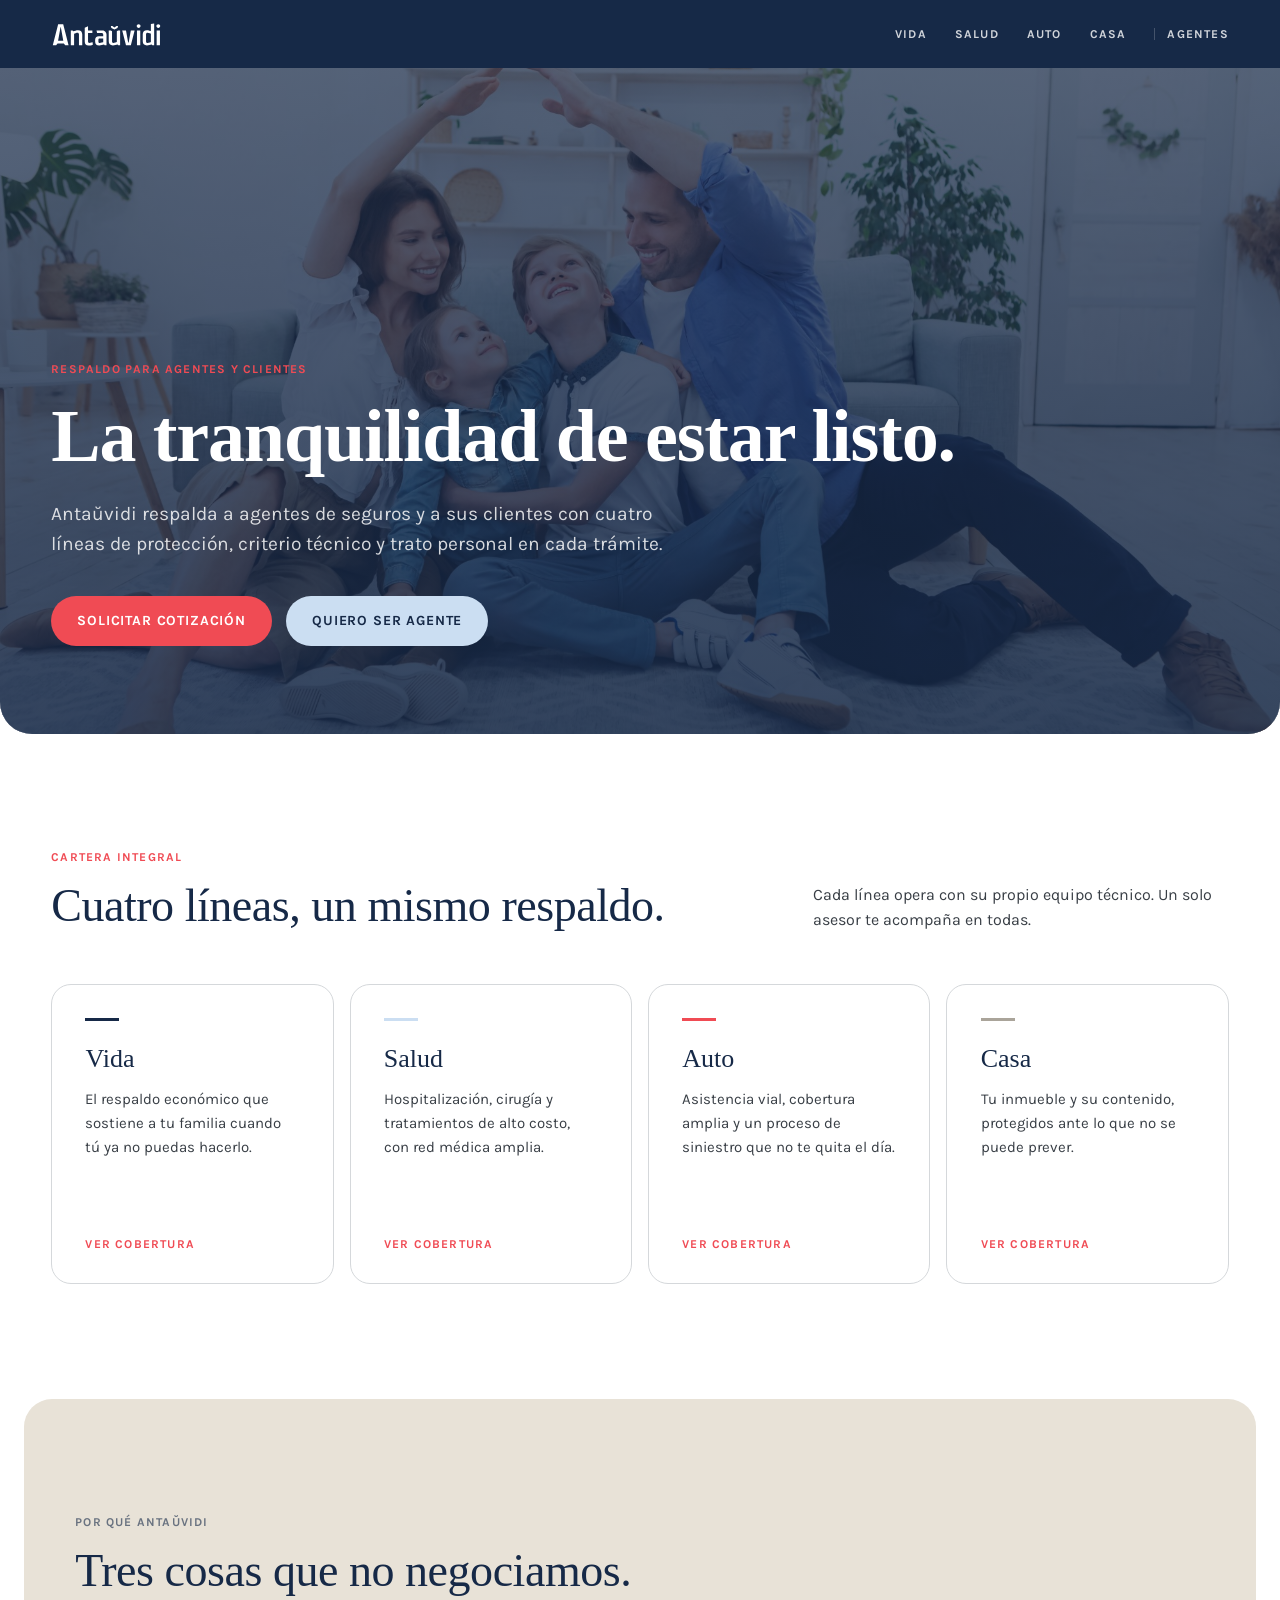
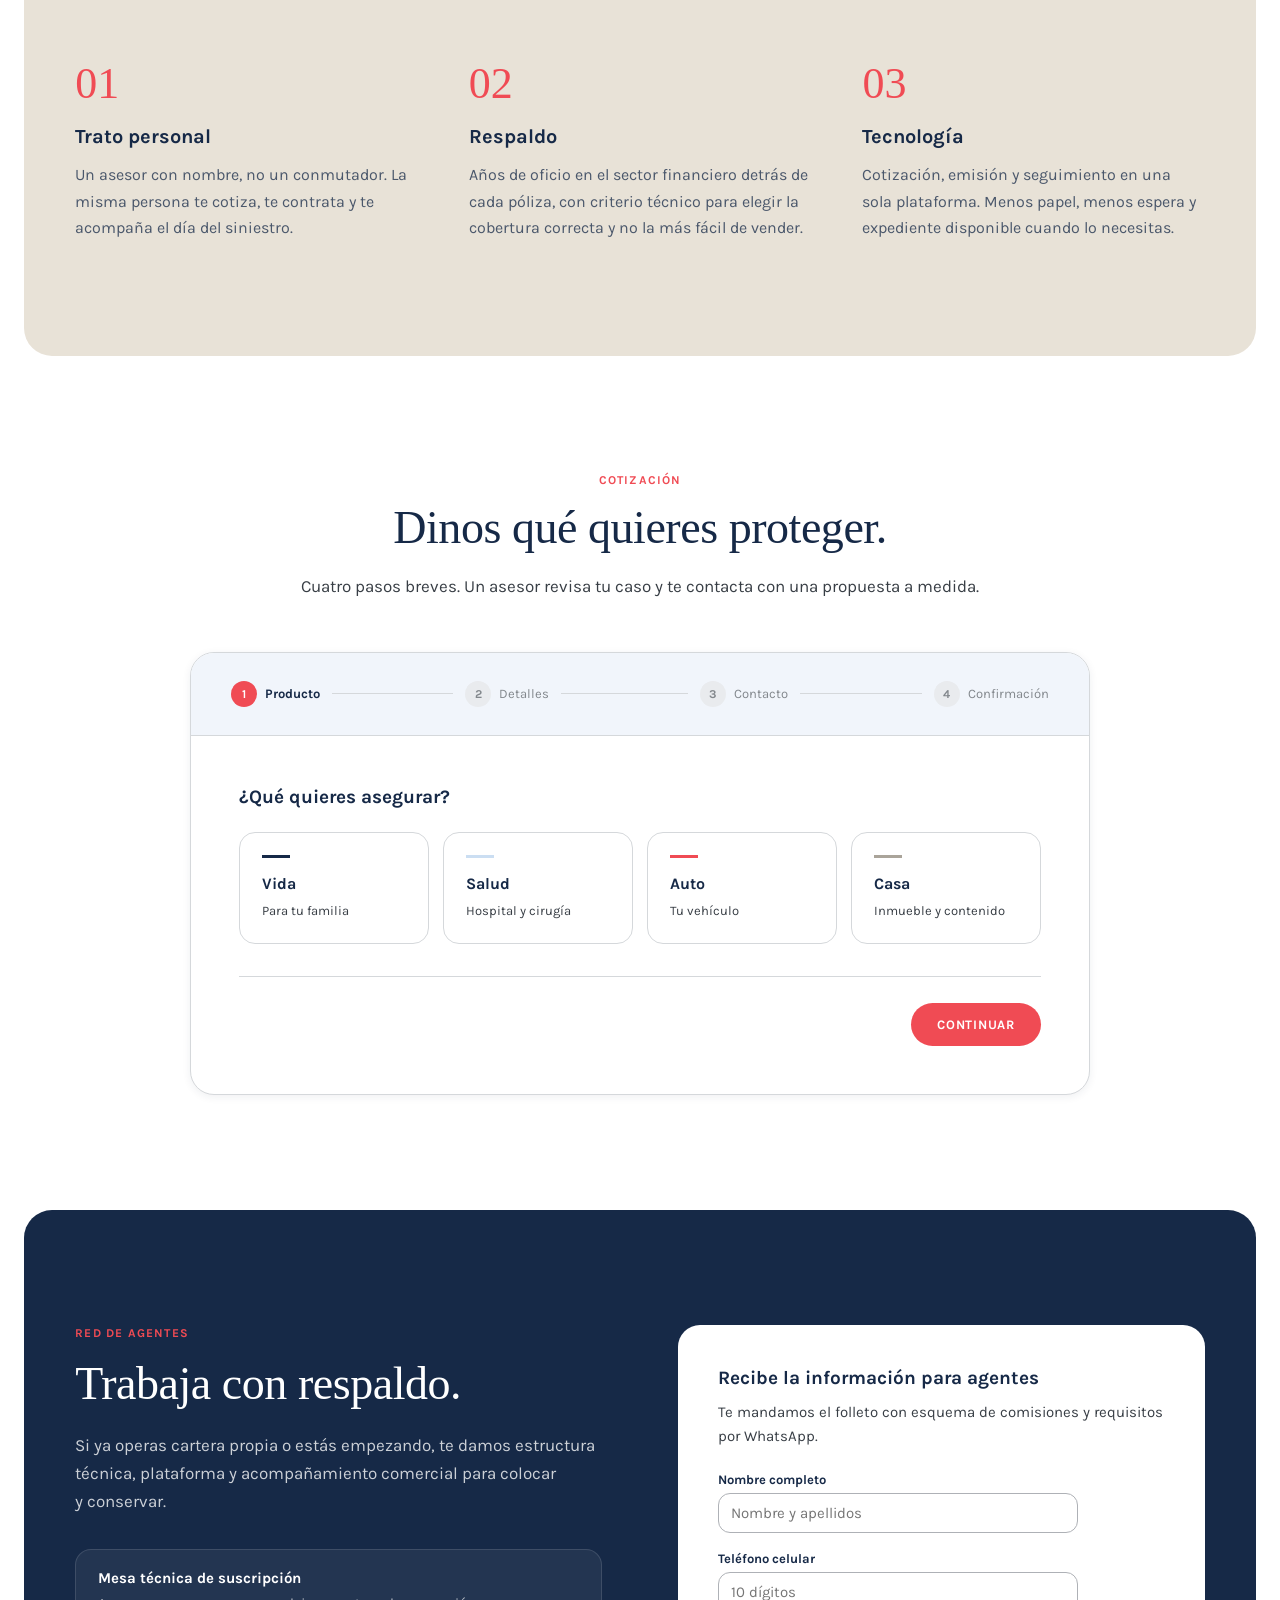
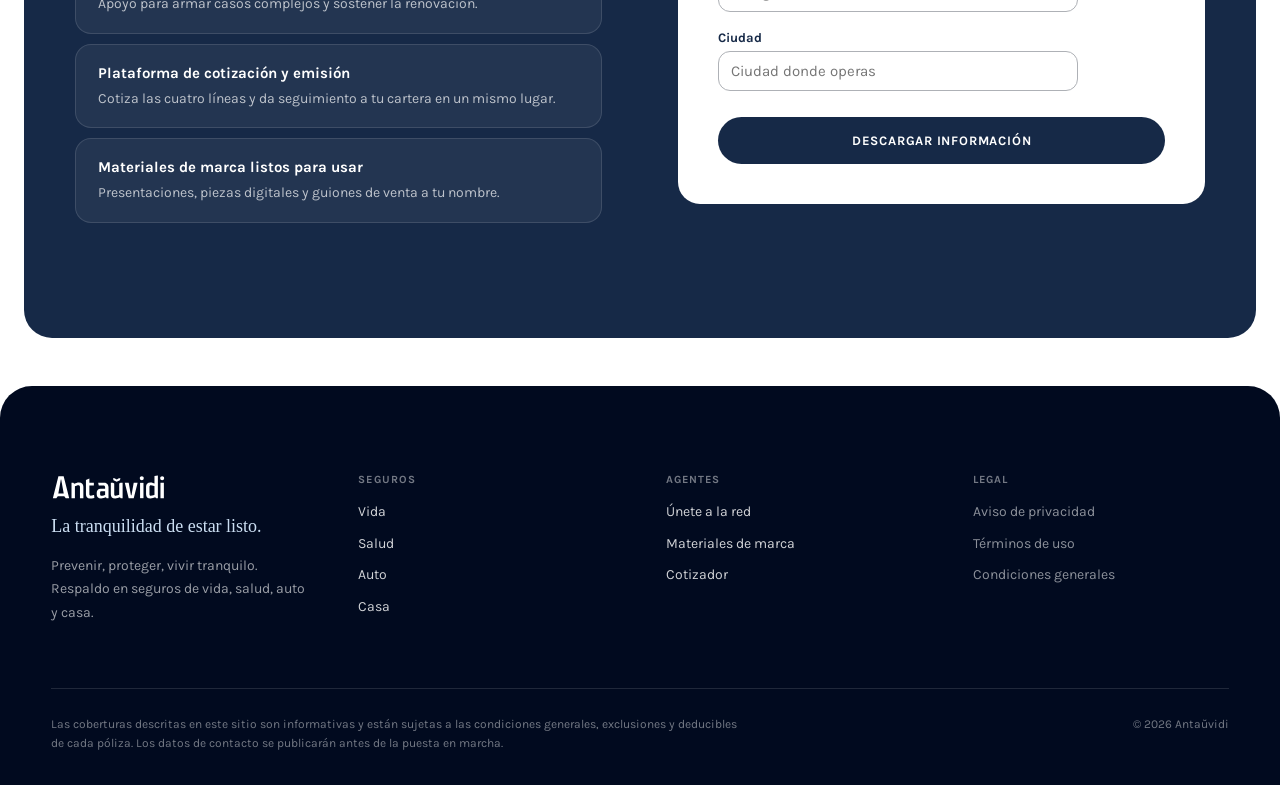
<file: index.html>
<!DOCTYPE html>
<html lang="es-MX">
<head>
<meta charset="utf-8">
<meta name="viewport" content="width=device-width, initial-scale=1">
<title>Antaŭvidi — La tranquilidad de estar listo.</title>
<meta name="description" content="Antaŭvidi respalda a agentes de seguros y a sus clientes con cuatro líneas de protección: vida, salud, auto y casa. Criterio técnico y trato personal en cada trámite.">
<meta name="theme-color" content="#162947">
<link rel="icon" href="assets/logomark-rojo.svg" type="image/svg+xml">
<!-- iOS ignores SVG favicons, so the home-screen icon needs a raster square. -->
<link rel="apple-touch-icon" href="assets/apple-touch-icon.png">

<meta property="og:type" content="website">
<meta property="og:locale" content="es_MX">
<meta property="og:site_name" content="Antaŭvidi">
<meta property="og:title" content="Antaŭvidi — La tranquilidad de estar listo.">
<meta property="og:description" content="Respaldo en seguros de vida, salud, auto y casa. Prevenir, proteger, vivir tranquilo.">
<!-- The brand's own cover artwork from the social kit — logotype, claim and
     URL chip already composed, so shares carry the identity as designed. -->
<meta property="og:image" content="assets/og-cover.jpg">
<meta property="og:image:width" content="2000">
<meta property="og:image:height" content="761">
<meta property="og:image:alt" content="Antaŭvidi — El aliado perfecto que hace simple el mundo de los seguros.">
<meta name="twitter:card" content="summary_large_image">
<meta name="twitter:title" content="Antaŭvidi — La tranquilidad de estar listo.">
<meta name="twitter:description" content="Respaldo en seguros de vida, salud, auto y casa. Prevenir, proteger, vivir tranquilo.">
<meta name="twitter:image" content="assets/og-cover.jpg">

<!-- Design-system tokens. Byte-identical copies of `_ds/…/tokens/*.css`, served
     from `styles/tokens/` so the page never depends on an underscore-prefixed
     path at runtime — those get dropped by Jekyll on GitHub Pages and by other
     static hosts. Re-sync with `./sync-tokens.sh`.
     `tokens/fonts.css` is replaced by `styles/fonts.css` — see the note there. -->
<link rel="stylesheet" href="styles/fonts.css">
<link rel="stylesheet" href="styles/tokens/colors.css">
<link rel="stylesheet" href="styles/tokens/typography.css">
<link rel="stylesheet" href="styles/tokens/spacing.css">
<link rel="stylesheet" href="styles/tokens/effects.css">
<link rel="stylesheet" href="styles/tokens/dataviz.css">
<link rel="stylesheet" href="styles/tokens/base.css">

<link rel="stylesheet" href="styles/components.css">
<link rel="stylesheet" href="styles/site.css">
</head>
<body>

<a class="skip-link" href="#contenido">Ir al contenido</a>

<header class="site-header">
  <div class="site-header__inner">
    <a href="#" aria-label="Antaŭvidi — inicio">
      <img class="site-header__logo" src="assets/logo-blanco.svg" alt="Antaŭvidi" width="111" height="25">
    </a>
    <nav class="site-nav" aria-label="Principal">
      <a href="#vida">Vida</a>
      <a href="#salud">Salud</a>
      <a href="#auto">Auto</a>
      <a href="#casa">Casa</a>
      <a class="site-nav__divider" href="#agentes">Agentes</a>
    </nav>
    <button class="site-header__burger" type="button" id="burger" aria-label="Menú" aria-expanded="false" aria-controls="mobile-menu">
      <span></span><span></span><span></span>
    </button>
  </div>
</header>

<div class="mobile-menu u-hidden" id="mobile-menu">
  <a href="#vida">Vida</a>
  <a href="#salud">Salud</a>
  <a href="#auto">Auto</a>
  <a href="#casa">Casa</a>
  <a href="#agentes">Agentes</a>
  <a class="btn btn--coral" href="#cotizador">Solicitar cotización</a>
</div>

<main id="contenido">

<!-- ==================================================================== HOME -->
<div id="page-home">

  <section class="hero">
    <img class="hero__photo" id="hero-photo" src="assets/foto-2.jpeg" alt="">
    <div class="hero__wash"></div>
    <div class="hero__inner">
      <p class="eyebrow hero__eyebrow">Respaldo para agentes y clientes</p>
      <h1 class="hero__title">La tranquilidad de estar listo.</h1>
      <p class="hero__lede">Antaŭvidi respalda a agentes de seguros y a sus clientes con cuatro líneas de protección, criterio técnico y trato personal en cada trámite.</p>
      <div class="hero__actions">
        <a class="btn btn--coral" href="#cotizador">Solicitar cotización</a>
        <a class="btn btn--sky" href="#agentes">Quiero ser agente</a>
      </div>
    </div>
  </section>

  <section class="section" data-rv aria-labelledby="cartera-title">
    <div class="section-head">
      <div>
        <p class="eyebrow">Cartera integral</p>
        <h2 class="section-title" id="cartera-title">Cuatro líneas, un mismo respaldo.</h2>
      </div>
      <p class="section-head__aside">Cada línea opera con su propio equipo técnico. Un solo asesor te acompaña en todas.</p>
    </div>
    <div class="line-grid">
      <a class="line-card" href="#vida" style="--line-color:var(--azul-marino)">
        <span class="line-card__rule" aria-hidden="true"></span>
        <h3 class="line-card__title">Vida</h3>
        <p class="line-card__text">El respaldo económico que sostiene a tu familia cuando tú ya no puedas hacerlo.</p>
        <span class="line-card__cta">Ver cobertura</span>
      </a>
      <a class="line-card" href="#salud" style="--line-color:var(--azul-cielo)">
        <span class="line-card__rule" aria-hidden="true"></span>
        <h3 class="line-card__title">Salud</h3>
        <p class="line-card__text">Hospitalización, cirugía y tratamientos de alto costo, con red médica amplia.</p>
        <span class="line-card__cta">Ver cobertura</span>
      </a>
      <a class="line-card" href="#auto" style="--line-color:var(--coral)">
        <span class="line-card__rule" aria-hidden="true"></span>
        <h3 class="line-card__title">Auto</h3>
        <p class="line-card__text">Asistencia vial, cobertura amplia y un proceso de siniestro que no te quita el día.</p>
        <span class="line-card__cta">Ver cobertura</span>
      </a>
      <a class="line-card" href="#casa" style="--line-color:var(--arena-500)">
        <span class="line-card__rule" aria-hidden="true"></span>
        <h3 class="line-card__title">Casa</h3>
        <p class="line-card__text">Tu inmueble y su contenido, protegidos ante lo que no se puede prever.</p>
        <span class="line-card__cta">Ver cobertura</span>
      </a>
    </div>
  </section>

  <section class="band band--arena" data-rv aria-labelledby="pilares-title">
    <div class="shell">
      <p class="eyebrow eyebrow--onArena">Por qué Antaŭvidi</p>
      <h2 class="section-title band__title" id="pilares-title">Tres cosas que no negociamos.</h2>
      <div class="pillars">
        <div class="pillar">
          <div class="pillar__num" aria-hidden="true">01</div>
          <h3 class="pillar__title">Trato personal</h3>
          <p class="pillar__text">Un asesor con nombre, no un conmutador. La misma persona te cotiza, te contrata y te acompaña el día del siniestro.</p>
        </div>
        <div class="pillar">
          <div class="pillar__num" aria-hidden="true">02</div>
          <h3 class="pillar__title">Respaldo</h3>
          <p class="pillar__text">Años de oficio en el sector financiero detrás de cada póliza, con criterio técnico para elegir la cobertura correcta y no la más fácil de vender.</p>
        </div>
        <div class="pillar">
          <div class="pillar__num" aria-hidden="true">03</div>
          <h3 class="pillar__title">Tecnología</h3>
          <p class="pillar__text">Cotización, emisión y seguimiento en una sola plataforma. Menos papel, menos espera y expediente disponible cuando lo necesitas.</p>
        </div>
      </div>
    </div>
  </section>

  <!-- ---- Cotizador ---------------------------------------------------- -->
  <section class="section section--quote" id="cotizador" data-rv aria-labelledby="cotizador-title">
    <div class="quote__intro">
      <p class="eyebrow">Cotización</p>
      <h2 class="section-title" id="cotizador-title">Dinos qué quieres proteger.</h2>
      <p>Cuatro pasos breves. Un asesor revisa tu caso y te contacta con una propuesta a medida.</p>
    </div>

    <div class="quote__card">

      <!-- quoteMode: completo -->
      <div id="quote-completo">
        <div class="quote__steps">
          <ol class="ds-stepper" id="stepper">
            <li class="is-current" aria-current="step">
              <button class="ds-stepper__item" type="button" data-step="0" tabindex="-1">
                <span class="ds-stepper__dot" aria-hidden="true"><span class="ds-stepper__dot-num" data-num="1"></span></span>
                <span class="ds-stepper__label">Producto</span>
              </button>
              <span class="ds-stepper__bar" aria-hidden="true"></span>
            </li>
            <li>
              <button class="ds-stepper__item" type="button" data-step="1" tabindex="-1">
                <span class="ds-stepper__dot" aria-hidden="true"><span class="ds-stepper__dot-num" data-num="2"></span></span>
                <span class="ds-stepper__label">Detalles</span>
              </button>
              <span class="ds-stepper__bar" aria-hidden="true"></span>
            </li>
            <li>
              <button class="ds-stepper__item" type="button" data-step="2" tabindex="-1">
                <span class="ds-stepper__dot" aria-hidden="true"><span class="ds-stepper__dot-num" data-num="3"></span></span>
                <span class="ds-stepper__label">Contacto</span>
              </button>
              <span class="ds-stepper__bar" aria-hidden="true"></span>
            </li>
            <li>
              <button class="ds-stepper__item" type="button" data-step="3" tabindex="-1">
                <span class="ds-stepper__dot" aria-hidden="true"><span class="ds-stepper__dot-num" data-num="4"></span></span>
                <span class="ds-stepper__label">Confirmación</span>
              </button>
            </li>
          </ol>
        </div>

        <form class="quote__body" id="quote-form" novalidate>

          <!-- Step 0 — producto -->
          <div class="quote__step" data-step="0">
            <h3 class="quote__legend">¿Qué quieres asegurar?</h3>
            <div class="pick-grid">
              <button class="pick" type="button" data-line="vida" aria-pressed="false" style="--line-color:var(--azul-marino)">
                <span class="pick__rule" aria-hidden="true"></span>
                <span class="pick__name">Vida</span>
                <span class="pick__hint">Para tu familia</span>
                <span class="pick__flag">Seleccionado</span>
              </button>
              <button class="pick" type="button" data-line="gmm" aria-pressed="false" style="--line-color:var(--azul-cielo)">
                <span class="pick__rule" aria-hidden="true"></span>
                <span class="pick__name">Salud</span>
                <span class="pick__hint">Hospital y cirugía</span>
                <span class="pick__flag">Seleccionado</span>
              </button>
              <button class="pick" type="button" data-line="auto" aria-pressed="false" style="--line-color:var(--coral)">
                <span class="pick__rule" aria-hidden="true"></span>
                <span class="pick__name">Auto</span>
                <span class="pick__hint">Tu vehículo</span>
                <span class="pick__flag">Seleccionado</span>
              </button>
              <button class="pick" type="button" data-line="casa" aria-pressed="false" style="--line-color:var(--arena-500)">
                <span class="pick__rule" aria-hidden="true"></span>
                <span class="pick__name">Casa</span>
                <span class="pick__hint">Inmueble y contenido</span>
                <span class="pick__flag">Seleccionado</span>
              </button>
            </div>
            <p class="form-error" id="err-line" role="alert"></p>
          </div>

          <!-- Step 1 — detalles -->
          <div class="quote__step u-hidden" data-step="1">
            <p class="quote__selname" data-bind="selName"></p>
            <h3 class="quote__legend">Cuéntanos lo básico.</h3>
            <div class="field-grid">
              <label class="ds-field" data-field="f1">
                <span class="ds-field__label" data-bind="qLabel1"></span>
                <input class="ds-input" type="text" name="f1" autocomplete="off">
                <span class="ds-field__msg"></span>
              </label>
              <label class="ds-field" data-field="f2">
                <span class="ds-field__label" data-bind="qLabel2"></span>
                <input class="ds-input" type="text" name="f2" autocomplete="off">
                <span class="ds-field__msg"></span>
              </label>
              <label class="ds-field">
                <span class="ds-field__label">Estado</span>
                <span class="ds-select">
                  <select name="f3" data-options="estados"></select>
                </span>
              </label>
            </div>
            <p class="form-error" data-error="f3" role="alert"></p>
          </div>

          <!-- Step 2 — contacto -->
          <div class="quote__step u-hidden" data-step="2">
            <p class="quote__selname" data-bind="selName"></p>
            <h3 class="quote__legend">¿Cómo te contactamos?</h3>
            <div class="field-grid">
              <label class="ds-field" data-field="nombre">
                <span class="ds-field__label">Nombre completo</span>
                <input class="ds-input" type="text" name="nombre" placeholder="Nombre y apellidos" autocomplete="name">
                <span class="ds-field__msg"></span>
              </label>
              <label class="ds-field" data-field="correo">
                <span class="ds-field__label">Correo electrónico</span>
                <input class="ds-input" type="email" name="correo" placeholder="nombre@correo.com" autocomplete="email">
                <span class="ds-field__msg"></span>
              </label>
              <label class="ds-field" data-field="tel">
                <span class="ds-field__label">Teléfono</span>
                <input class="ds-input" type="tel" name="tel" placeholder="10 dígitos" autocomplete="tel">
                <span class="ds-field__msg"></span>
              </label>
            </div>
            <div class="quote__consent">
              <label class="ds-checkbox">
                <input type="checkbox" name="ok">
                <span class="ds-checkbox__box" aria-hidden="true">
                  <svg width="11" height="9" viewBox="0 0 11 9" fill="none"><path d="M1 4.5L4 7.5L10 1" stroke="white" stroke-width="1.8" stroke-linecap="round" stroke-linejoin="round"/></svg>
                </span>
                Autorizo que un asesor de Antaŭvidi me contacte con una propuesta.
              </label>
              <p class="form-error" data-error="ok" role="alert"></p>
            </div>
          </div>

          <!-- Step 3 — confirmación -->
          <div class="quote__step quote__done u-hidden" data-step="3">
            <div class="quote__tick" aria-hidden="true">✓</div>
            <h3>Recibimos tu solicitud, <span data-bind="nombre"></span>.</h3>
            <p>Un asesor revisa tu caso de <strong data-bind="selName"></strong> y te escribe a <span data-bind="correo"></span> con una propuesta y el detalle de coberturas. Si prefieres teléfono, lo marcamos al <span data-bind="tel"></span>.</p>
            <div class="quote__restart">
              <button class="btn btn--sm btn--outline-strong" type="button" id="quote-restart">Cotizar otra línea</button>
            </div>
          </div>

          <div class="quote__nav" id="quote-nav">
            <button class="btn btn--sm btn--outline u-hidden" type="button" id="quote-back">Atrás</button>
            <button class="btn btn--sm btn--coral" type="submit" id="quote-next">Continuar</button>
          </div>
        </form>
      </div>

      <!-- quoteMode: simple -->
      <div id="quote-simple" class="u-hidden">
        <form class="quote__body" id="quote-simple-form" novalidate>
          <div id="quote-simple-fields">
            <h3 class="quote__legend">Déjanos tus datos y te contactamos.</h3>
            <div class="quote-simple__fields">
              <label class="ds-field">
                <span class="ds-field__label">Me interesa</span>
                <span class="ds-select">
                  <select name="line" data-options="lineOptions"></select>
                </span>
                <span class="ds-field__msg"></span>
              </label>
              <label class="ds-field" data-field="nombre">
                <span class="ds-field__label">Nombre completo</span>
                <input class="ds-input" type="text" name="nombre" placeholder="Nombre y apellidos" autocomplete="name">
                <span class="ds-field__msg"></span>
              </label>
              <label class="ds-field" data-field="correo">
                <span class="ds-field__label">Correo electrónico</span>
                <input class="ds-input" type="email" name="correo" placeholder="nombre@correo.com" autocomplete="email">
                <span class="ds-field__msg"></span>
              </label>
              <label class="ds-field" data-field="tel">
                <span class="ds-field__label">Teléfono</span>
                <input class="ds-input" type="tel" name="tel" placeholder="10 dígitos" autocomplete="tel">
                <span class="ds-field__msg"></span>
              </label>
            </div>
            <div class="quote-simple__submit">
              <label class="ds-checkbox">
                <input type="checkbox" name="ok">
                <span class="ds-checkbox__box" aria-hidden="true">
                  <svg width="11" height="9" viewBox="0 0 11 9" fill="none"><path d="M1 4.5L4 7.5L10 1" stroke="white" stroke-width="1.8" stroke-linecap="round" stroke-linejoin="round"/></svg>
                </span>
                Autorizo el contacto de un asesor.
              </label>
              <button class="btn btn--sm btn--coral" type="submit">Enviar solicitud</button>
            </div>
            <p class="form-error" data-error="ok" role="alert"></p>
          </div>
          <div class="quote__done u-hidden" id="quote-simple-done">
            <div class="quote__tick" aria-hidden="true">✓</div>
            <h3>Recibimos tu solicitud, <span data-bind="nombre"></span>.</h3>
            <p>Te escribimos a <span data-bind="correo"></span> en el transcurso del día hábil.</p>
          </div>
        </form>
      </div>

    </div>
  </section>

  <!-- ---- Agentes ------------------------------------------------------ -->
  <section class="band band--navy" id="agentes" data-rv aria-labelledby="agentes-title">
    <div class="shell agentes">
      <div>
        <p class="eyebrow">Red de agentes</p>
        <h2 class="agentes__title" id="agentes-title">Trabaja con respaldo.</h2>
        <p class="agentes__lede">Si ya operas cartera propia o estás empezando, te damos estructura técnica, plataforma y acompañamiento comercial para colocar y conservar.</p>
        <dl class="agentes__perks">
          <div class="agentes__perk">
            <dt>Mesa técnica de suscripción</dt>
            <dd>Apoyo para armar casos complejos y sostener la renovación.</dd>
          </div>
          <div class="agentes__perk">
            <dt>Plataforma de cotización y emisión</dt>
            <dd>Cotiza las cuatro líneas y da seguimiento a tu cartera en un mismo lugar.</dd>
          </div>
          <div class="agentes__perk">
            <dt>Materiales de marca listos para usar</dt>
            <dd>Presentaciones, piezas digitales y guiones de venta a tu nombre.</dd>
          </div>
        </dl>
      </div>
      <div class="agentes__panel">
        <form id="agentes-form" novalidate>
          <div id="agentes-fields">
            <h3>Recibe la información para agentes</h3>
            <p>Te mandamos el folleto con esquema de comisiones y requisitos por WhatsApp.</p>
            <div class="agentes__fields">
              <label class="ds-field" data-field="nombre">
                <span class="ds-field__label">Nombre completo</span>
                <input class="ds-input" type="text" name="nombre" placeholder="Nombre y apellidos" autocomplete="name">
                <span class="ds-field__msg"></span>
              </label>
              <label class="ds-field" data-field="celular">
                <span class="ds-field__label">Teléfono celular</span>
                <input class="ds-input" type="tel" name="celular" placeholder="10 dígitos" autocomplete="tel">
                <span class="ds-field__msg"></span>
              </label>
              <label class="ds-field" data-field="ciudad">
                <span class="ds-field__label">Ciudad</span>
                <input class="ds-input" type="text" name="ciudad" placeholder="Ciudad donde operas" autocomplete="address-level2">
                <span class="ds-field__msg"></span>
              </label>
            </div>
            <button class="btn btn--md btn--navy btn--block" type="submit">Descargar información</button>
          </div>
          <div class="ds-alert ds-alert--success u-hidden" id="agentes-done" role="status">
            <div class="ds-alert__body">
              <div class="ds-alert__title">Folleto en camino</div>
              <div class="ds-alert__text">Enviamos la información de la red de agentes al <span data-bind="celular"></span>. Un coordinador regional te contacta para revisar tu perfil.</div>
            </div>
          </div>
        </form>
      </div>
    </div>
  </section>

</div>

<!-- ============================================================ LINE PAGE -->
<div id="page-line" class="u-hidden">

  <section class="line-hero" id="line-hero">
    <div class="line-hero__copy">
      <div>
        <p class="line-hero__eyebrow" data-bind="tag"></p>
        <h1 class="line-hero__title" data-bind="head"></h1>
        <p class="line-hero__lede" data-bind="sub"></p>
        <button class="btn btn--md line-hero__cta" type="button" id="line-cta"></button>
      </div>
    </div>
    <div class="line-hero__media">
      <div class="line-hero__photo" id="line-photo"></div>
      <div class="line-hero__wash">
        <img class="line-hero__mark" src="assets/logomark-blanco.svg" alt="" width="48" height="48">
        <p class="line-hero__claim" data-bind="claim"></p>
        <p class="line-hero__claim-sub" data-bind="claimSub"></p>
      </div>
    </div>
  </section>

  <section class="section section--tight" aria-labelledby="covers-title">
    <p class="eyebrow">Qué cubre</p>
    <h2 class="section-title section-title--sm covers-title" id="covers-title">Coberturas principales.</h2>
    <div class="covers" id="covers"></div>
  </section>

  <section class="band band--arena band--tight" aria-labelledby="comofunciona-title">
    <div class="shell">
      <p class="eyebrow eyebrow--onArena">Cómo funciona</p>
      <h2 class="section-title section-title--sm covers-title" id="comofunciona-title">Tres pasos, sin vueltas.</h2>
      <div class="steps">
        <div class="step">
          <div class="step__num" aria-hidden="true">01</div>
          <h3 class="step__title">Cotizas</h3>
          <p class="step__text">Nos dices qué necesitas proteger. Comparamos opciones y te explicamos qué cambia entre una y otra.</p>
        </div>
        <div class="step">
          <div class="step__num" aria-hidden="true">02</div>
          <h3 class="step__title">Contratas</h3>
          <p class="step__text">Emisión digital, con las condiciones generales en claro antes de firmar. Sin cláusulas escondidas.</p>
        </div>
        <div class="step">
          <div class="step__num" aria-hidden="true">03</div>
          <h3 class="step__title">Te acompañamos</h3>
          <p class="step__text">El día del siniestro hablas con tu asesor, no con un conmutador. Seguimiento hasta el pago.</p>
        </div>
      </div>
    </div>
  </section>

  <section class="band band--navy band--closer">
    <div class="shell closer">
      <h2 data-bind="closer"></h2>
      <div class="closer__actions">
        <button class="btn btn--md btn--coral" type="button" id="line-cta-2">Solicitar cotización</button>
        <a class="btn btn--md btn--ghost-light" href="#">Ver todas las líneas</a>
      </div>
    </div>
  </section>

</div>

</main>

<div class="footer-gap"></div>

<footer class="site-footer">
  <div class="shell">
    <div class="site-footer__cols">
      <div>
        <a href="#" aria-label="Antaŭvidi — inicio">
          <img class="site-footer__logo" src="assets/logo-blanco.svg" alt="Antaŭvidi" width="115" height="26">
        </a>
        <p class="site-footer__claim">La tranquilidad de estar listo.</p>
        <p class="site-footer__about">Prevenir, proteger, vivir tranquilo. Respaldo en seguros de vida, salud, auto y casa.</p>
      </div>
      <div>
        <h2 class="site-footer__heading">Seguros</h2>
        <ul class="site-footer__list">
          <li><a href="#vida">Vida</a></li>
          <li><a href="#salud">Salud</a></li>
          <li><a href="#auto">Auto</a></li>
          <li><a href="#casa">Casa</a></li>
        </ul>
      </div>
      <div>
        <h2 class="site-footer__heading">Agentes</h2>
        <ul class="site-footer__list">
          <li><a href="#agentes">Únete a la red</a></li>
          <li><a href="#agentes">Materiales de marca</a></li>
          <li><a href="#cotizador">Cotizador</a></li>
        </ul>
      </div>
      <div>
        <h2 class="site-footer__heading">Legal</h2>
        <ul class="site-footer__list">
          <li><span>Aviso de privacidad</span></li>
          <li><span>Términos de uso</span></li>
          <li><span>Condiciones generales</span></li>
        </ul>
      </div>
    </div>
    <div class="site-footer__base">
      <p>Las coberturas descritas en este sitio son informativas y están sujetas a las condiciones generales, exclusiones y deducibles de cada póliza. Los datos de contacto se publicarán antes de la puesta en marcha.</p>
      <p>© 2026 Antaŭvidi</p>
    </div>
  </div>
</footer>

<script src="scripts/site.js"></script>
</body>
</html>
</file>
<file: styles/fonts.css>
/* ============================================================================
   Antaŭvidi — webfonts for the site build.

   The design system declares Tinos via local .ttf binaries in
   `_ds/.../assets/fonts/` and Karla from Google Fonts (see the design system
   readme, "Typography note"). Those .ttf binaries could not be pulled out of
   the Claude Design project — every one of them exceeds the 256 KiB read cap
   and comes back truncated — so the site loads BOTH official families from
   Google Fonts instead. Karla and Tinos are the same open-source families
   Google Fonts distributes, so this is a same-family fetch, not a stand-in,
   and it follows the rationale the design system already applies to Karla.

   Consequence: `index.html` links the six other token files directly and
   skips `_ds/.../tokens/fonts.css`, which would 404 on the missing binaries.
   Drop the real Tinos files into `_ds/.../assets/fonts/` and this file can be
   replaced by the design system's own `tokens/fonts.css`.
   ========================================================================= */

@import url('https://fonts.googleapis.com/css2?family=Karla:ital,wght@0,400;0,500;0,700;1,400;1,700&family=Tinos:ital,wght@0,400;0,700;1,400;1,700&display=swap');
</file>
<file: styles/tokens/colors.css>
/* ============================================================================
   Antaŭvidi — Color tokens
   Three tiers: 1) primitives (brand hexes verbatim + derived ramps),
   2) semantic roles (--color-*) — the ONLY tier components should consume,
   3) legacy aliases (deprecated names kept live, remapped to tier 2).
   Dark theme = re-map of tier 2 only, under [data-theme="dark"].
   ========================================================================= */

:root {
  /* ==== TIER 1 — PRIMITIVES ============================================= */

  /* Brand base colors (identity manual, hex verbatim) */
  --azul-marino: #162947;   /* Pantone 2955 C — Seguros de Vida */
  --azul-cielo:  #CBDEF2;   /* Pantone 2717 C — Gastos Médicos Mayores */
  --coral:       #F04B54;   /* Pantone Red 032 C — Seguros Auto */
  --arena:       #E8E2D7;   /* Pantone 7527 C — Seguros Casa */

  /* Navy ramp — derived in oklch from --azul-marino (never invented) */
  --navy-50:  oklch(from var(--azul-marino) 0.97 calc(c * 0.15) h);
  --navy-100: oklch(from var(--azul-marino) 0.93 calc(c * 0.25) h);
  --navy-200: oklch(from var(--azul-marino) 0.85 calc(c * 0.4) h);
  --navy-300: oklch(from var(--azul-marino) 0.72 calc(c * 0.6) h);
  --navy-400: oklch(from var(--azul-marino) 0.58 calc(c * 0.8) h);
  --navy-500: oklch(from var(--azul-marino) 0.45 c h);
  --navy-600: oklch(from var(--azul-marino) 0.36 c h);
  --navy-700: var(--azul-marino);            /* ≈0.286 — the brand hex itself */
  --navy-800: oklch(from var(--azul-marino) 0.23 c h);
  --navy-900: oklch(from var(--azul-marino) 0.19 calc(c * 0.9) h);
  --navy-950: oklch(from var(--azul-marino) 0.15 calc(c * 0.8) h);

  /* Coral ramp */
  --coral-100: oklch(from var(--coral) 0.94 calc(c * 0.18) h);
  --coral-200: oklch(from var(--coral) 0.86 calc(c * 0.38) h);
  --coral-300: oklch(from var(--coral) 0.76 calc(c * 0.65) h);
  --coral-400: oklch(from var(--coral) 0.70 calc(c * 0.85) h);
  --coral-500: var(--coral);                 /* ≈0.645 */
  --coral-600: oklch(from var(--coral) 0.56 c h);
  --coral-700: oklch(from var(--coral) 0.48 calc(c * 0.9) h);

  /* Sky + arena tonal steps */
  --sky-100: oklch(from var(--azul-cielo) 0.95 calc(c * 0.6) h);
  --sky-300: var(--azul-cielo);
  --sky-500: oklch(from var(--azul-cielo) 0.72 calc(c * 1.8) h);
  --sky-700: oklch(from var(--azul-cielo) 0.55 calc(c * 2.2) h);
  --arena-100: oklch(from var(--arena) 0.965 calc(c * 0.6) h);
  --arena-300: var(--arena);
  --arena-500: oklch(from var(--arena) 0.72 c h);
  --arena-700: oklch(from var(--arena) 0.52 c h);

  /* Neutral scale — near-zero chroma at navy hue 255 (unchanged values) */
  --neutral-0:  #FFFFFF;
  --neutral-10: oklch(0.98 0.003 255);
  --neutral-20: oklch(0.94 0.004 255);
  --neutral-30: oklch(0.88 0.006 255);
  --neutral-40: oklch(0.76 0.008 255);
  --neutral-50: oklch(0.62 0.010 255);
  --neutral-60: oklch(0.48 0.012 255);
  --neutral-70: oklch(0.36 0.014 255);
  --neutral-80: oklch(0.26 0.016 255);  /* grafito */
  --neutral-90: oklch(0.16 0.018 255);
  --neutral-100:#000000;

  /* Alpha scales — for scrims, hovers on photos, dark-mode borders */
  --alpha-navy-5:  oklch(from var(--azul-marino) l c h / 0.05);
  --alpha-navy-10: oklch(from var(--azul-marino) l c h / 0.10);
  --alpha-navy-20: oklch(from var(--azul-marino) l c h / 0.20);
  --alpha-navy-60: oklch(from var(--azul-marino) l c h / 0.60);
  --alpha-white-10: oklch(1 0 0 / 0.10);
  --alpha-white-20: oklch(1 0 0 / 0.20);
  --alpha-white-70: oklch(1 0 0 / 0.70);

  /* Status ramps — low-chroma so they don't compete with Coral.
     Danger reuses the coral ramp (brand rule). */
  --green-100: oklch(0.94 0.04 155);
  --green-500: oklch(0.55 0.11 155);
  --green-600: oklch(0.47 0.10 155);
  --green-300: oklch(0.78 0.10 155);
  --amber-100: oklch(0.95 0.06 80);
  --amber-500: oklch(0.75 0.14 80);
  --amber-700: oklch(0.55 0.12 70);
  --amber-300: oklch(0.85 0.12 80);

  /* Legacy tonal steps (kept — several components reference them) */
  --azul-marino-10: oklch(from var(--azul-marino) calc(l + 0.55) c h);
  --azul-marino-20: oklch(from var(--azul-marino) calc(l + 0.42) c h);
  --azul-marino-40: oklch(from var(--azul-marino) calc(l + 0.22) c h);
  --azul-marino-60: oklch(from var(--azul-marino) calc(l + 0.08) c h);
  --azul-marino-80: var(--azul-marino);
  --azul-marino-90: oklch(from var(--azul-marino) calc(l - 0.06) c h);
  --coral-hover: oklch(from var(--coral) calc(l - 0.08) c h);
  --coral-press: oklch(from var(--coral) calc(l - 0.14) c h);
  --coral-tint:  oklch(from var(--coral) calc(l + 0.34) calc(c * 0.5) h);
  --success: var(--green-500);
  --warning: var(--amber-500);
  --danger:  var(--coral);
  --info:    var(--azul-marino-60);

  /* ==== TIER 2 — SEMANTIC ROLES (consume these) ========================= */

  /* Backgrounds */
  --color-bg-page:            var(--neutral-0);
  --color-bg-surface:         var(--neutral-0);
  --color-bg-surface-raised:  var(--neutral-0);   /* + elevation shadow in light */
  --color-bg-subtle:          var(--neutral-10);
  --color-bg-muted:           var(--neutral-20);
  --color-bg-inverse:         var(--azul-marino);
  --color-bg-overlay:         var(--alpha-navy-60);
  --color-bg-brand:           var(--azul-marino);
  --color-bg-brand-subtle:    var(--navy-50);
  --color-bg-accent:          var(--coral);
  --color-bg-sky-tint:        var(--azul-cielo);
  --color-bg-arena-tint:      var(--arena);
  --color-bg-success:         var(--green-500);
  --color-bg-success-subtle:  var(--green-100);
  --color-bg-warning:         var(--amber-500);
  --color-bg-warning-subtle:  var(--amber-100);
  --color-bg-danger:          var(--coral);
  --color-bg-danger-subtle:   var(--coral-100);
  --color-bg-info:            var(--azul-marino-60);
  --color-bg-info-subtle:     var(--navy-50);

  /* Interaction states */
  --color-bg-hover:           var(--alpha-navy-5);
  --color-bg-active:          var(--alpha-navy-10);
  --color-bg-selected:        var(--navy-50);
  --color-bg-brand-hover:     var(--navy-800);
  --color-bg-brand-active:    var(--navy-900);
  --color-bg-accent-hover:    var(--coral-hover);
  --color-bg-accent-active:   var(--coral-press);
  --color-bg-disabled:        var(--neutral-20);

  /* Foreground / text */
  --color-fg-default:         var(--azul-marino);
  --color-fg-muted:           var(--neutral-70);
  --color-fg-subtle:          var(--neutral-50);
  --color-fg-disabled:        var(--neutral-40);
  --color-fg-on-solid:        var(--neutral-0);   /* on brand/accent/inverse fills */
  --color-fg-brand:           var(--azul-marino);
  --color-fg-accent:          var(--coral);
  --color-fg-link:            var(--azul-marino);
  --color-fg-link-hover:      var(--coral);
  --color-fg-success:         var(--green-600);
  --color-fg-warning:         var(--amber-700);
  --color-fg-danger:          var(--coral-600);
  --color-fg-info:            var(--navy-500);

  /* Borders */
  --color-border-subtle:      var(--neutral-30);
  --color-border-default:     var(--neutral-40);
  --color-border-strong:      var(--azul-marino);
  --color-border-focus:       var(--coral);
  --color-border-disabled:    var(--neutral-30);
  --color-border-success:     var(--green-500);
  --color-border-warning:     var(--amber-500);
  --color-border-danger:      var(--coral);
  --color-border-info:        var(--azul-marino-60);

  /* Finance deltas (pair with ▲▼ glyphs — never color alone) */
  --color-delta-gain:         var(--green-600);
  --color-delta-loss:         var(--coral-600);
  --color-delta-neutral:      var(--neutral-50);

  /* ==== TIER 3 — LEGACY ALIASES (deprecated; do not use in new work) ==== */
  --surface-page:      var(--color-bg-page);          /* @deprecated → --color-bg-page */
  --surface-sunken:    var(--color-bg-subtle);        /* @deprecated → --color-bg-subtle */
  --surface-card:      var(--color-bg-surface);       /* @deprecated → --color-bg-surface */
  --surface-inverse:   var(--color-bg-inverse);       /* @deprecated → --color-bg-inverse */
  --surface-brand-tint-sky:   var(--color-bg-sky-tint);   /* @deprecated */
  --surface-brand-tint-arena: var(--color-bg-arena-tint); /* @deprecated */

  --text-primary:    var(--color-fg-default);     /* @deprecated → --color-fg-default */
  --text-secondary:  var(--color-fg-muted);       /* @deprecated → --color-fg-muted */
  --text-tertiary:   var(--color-fg-subtle);      /* @deprecated → --color-fg-subtle */
  --text-inverse:    var(--color-fg-on-solid);    /* @deprecated → --color-fg-on-solid */
  --text-accent:     var(--color-fg-accent);      /* @deprecated → --color-fg-accent */
  --text-link:       var(--color-fg-link);        /* @deprecated → --color-fg-link */
  --text-link-hover: var(--color-fg-link-hover);  /* @deprecated → --color-fg-link-hover */

  --border-subtle:  var(--color-border-subtle);   /* @deprecated → --color-border-subtle */
  --border-default: var(--color-border-default);  /* @deprecated → --color-border-default */
  --border-strong:  var(--color-border-strong);   /* @deprecated → --color-border-strong */
  --border-focus:   var(--color-border-focus);    /* @deprecated → --color-border-focus */

  --accent-primary:         var(--color-bg-brand);         /* @deprecated */
  --accent-primary-hover:   var(--color-bg-brand-hover);   /* @deprecated */
  --accent-primary-press:   var(--color-bg-brand-active);  /* @deprecated */
  --accent-secondary:       var(--color-bg-accent);        /* @deprecated */
  --accent-secondary-hover: var(--color-bg-accent-hover);  /* @deprecated */
  --accent-secondary-press: var(--color-bg-accent-active); /* @deprecated */

  /* Product-line color mapping, per manual (stable API — not deprecated) */
  --line-vida:   var(--azul-marino);
  --line-gmm:    var(--azul-cielo);
  --line-auto:   var(--coral);
  --line-casa:   var(--arena);

  color-scheme: light;
}

/* ==== DARK THEME — remaps tier 2 only =================================== */
[data-theme="dark"] {
  color-scheme: dark;

  /* Backgrounds — deep navy, not black; raised = lighter step + border */
  --color-bg-page:            var(--navy-950);
  --color-bg-surface:         var(--navy-900);
  --color-bg-surface-raised:  var(--navy-800);
  --color-bg-subtle:          oklch(from var(--azul-marino) 0.17 calc(c * 0.85) h);
  --color-bg-muted:           var(--navy-800);
  --color-bg-inverse:         var(--neutral-10);
  --color-bg-overlay:         oklch(0.05 0.02 255 / 0.70);
  --color-bg-brand:           var(--sky-300);      /* navy fills invert to sky */
  --color-bg-brand-subtle:    var(--navy-800);
  --color-bg-accent:          var(--coral-400);    /* slightly lifted for contrast */
  --color-bg-sky-tint:        var(--navy-800);
  --color-bg-arena-tint:      oklch(from var(--arena) 0.25 calc(c * 0.5) h);
  --color-bg-success:         var(--green-300);
  --color-bg-success-subtle:  oklch(0.25 0.05 155);
  --color-bg-warning:         var(--amber-300);
  --color-bg-warning-subtle:  oklch(0.26 0.06 80);
  --color-bg-danger:          var(--coral-400);
  --color-bg-danger-subtle:   oklch(from var(--coral) 0.24 calc(c * 0.45) h);
  --color-bg-info:            var(--sky-500);
  --color-bg-info-subtle:     var(--navy-800);

  --color-bg-hover:           var(--alpha-white-10);
  --color-bg-active:          var(--alpha-white-20);
  --color-bg-selected:        var(--navy-800);
  --color-bg-brand-hover:     var(--sky-100);
  --color-bg-brand-active:    oklch(from var(--azul-cielo) 0.99 calc(c * 0.4) h);
  --color-bg-accent-hover:    var(--coral-300);
  --color-bg-accent-active:   var(--coral-500);
  --color-bg-disabled:        var(--navy-800);

  /* Foreground */
  --color-fg-default:         var(--neutral-10);
  --color-fg-muted:           oklch(from var(--azul-cielo) 0.80 calc(c * 0.55) h);
  --color-fg-subtle:          oklch(from var(--azul-cielo) 0.62 calc(c * 0.45) h);
  --color-fg-disabled:        var(--navy-500);
  --color-fg-on-solid:        var(--navy-900);     /* dark text on light fills */
  --color-fg-brand:           var(--azul-cielo);
  --color-fg-accent:          var(--coral-300);
  --color-fg-link:            var(--azul-cielo);
  --color-fg-link-hover:      var(--coral-300);
  --color-fg-success:         var(--green-300);
  --color-fg-warning:         var(--amber-300);
  --color-fg-danger:          var(--coral-300);
  --color-fg-info:            var(--sky-500);

  /* Borders */
  --color-border-subtle:      var(--alpha-white-10);
  --color-border-default:     var(--alpha-white-20);
  --color-border-strong:      var(--azul-cielo);
  --color-border-focus:       var(--coral-300);
  --color-border-disabled:    var(--alpha-white-10);
  --color-border-success:     var(--green-300);
  --color-border-warning:     var(--amber-300);
  --color-border-danger:      var(--coral-300);
  --color-border-info:        var(--sky-500);

  --color-delta-gain:         var(--green-300);
  --color-delta-loss:         var(--coral-300);
  --color-delta-neutral:      oklch(from var(--azul-cielo) 0.62 calc(c * 0.45) h);
}
</file>
<file: styles/tokens/typography.css>
:root {
  /* ---- Font families ---- */
  --font-serif: 'Tinos', Georgia, 'Times New Roman', serif;      /* titles, headlines, quotes */
  --font-sans:  'Karla', -apple-system, 'Segoe UI', sans-serif;  /* body, UI, labels */

  /* ---- Tracked-caps eyebrow/subtitle system (documented brand tic:
     "Karla Bold / Interletrado 100 pts. / Mayúsculas") ---- */
  --tracking-eyebrow: 0.1em; /* ~100/1000 em ≈ the manual's "100 pts" tracking */

  /* ---- Type scale — sizes are this system's own (undocumented in source),
     roles are not: display/title = serif, everything else = sans. ---- */
  --text-display: 700 56px/1.08 var(--font-serif);
  --text-h1:      400 40px/1.15 var(--font-serif);
  --text-h2:      400 30px/1.2  var(--font-serif);
  --text-h3:      700 22px/1.3  var(--font-sans);
  --text-eyebrow: 700 13px/1.4  var(--font-sans);   /* + --tracking-eyebrow, uppercase */
  --text-body-lg: 400 19px/1.6  var(--font-sans);
  --text-body:    400 16px/1.6  var(--font-sans);
  --text-body-sm: 400 14px/1.5  var(--font-sans);
  --text-caption: 400 12px/1.4  var(--font-sans);
  --text-quote:   400 26px/1.45 var(--font-serif);
  --text-button:  700 15px/1   var(--font-sans);
}
</file>
<file: styles/tokens/spacing.css>
:root {
  /* Undocumented in source (print-manual, not a UI spec) — 4px-rhythm scale
     sized to the brand's calm, generous-whitespace layouts. */
  --space-1: 4px;
  --space-2: 8px;
  --space-3: 12px;
  --space-4: 16px;
  --space-5: 20px;
  --space-6: 24px;
  --space-8: 32px;
  --space-10: 40px;
  --space-12: 48px;
  --space-16: 64px;
  --space-20: 80px;
  --space-24: 96px;
  --space-32: 128px;

  --container-max: 1200px;
  --content-max: 720px;

  /* ---- Control metrics — density-aware. Components size controls and rows
     from these, never hard-coded heights. ---- */
  --control-height-sm: 32px;
  --control-height-md: 40px;
  --control-height-lg: 48px;
  --control-padding-x-sm: 12px;
  --control-padding-x-md: 16px;
  --control-padding-x-lg: 20px;
  --table-row-height: 52px;
  --table-cell-padding-y: 14px;
  --table-cell-padding-x: 16px;
  --list-item-padding-y: 12px;
  --field-gap: var(--space-2);      /* label ↔ control ↔ help text */
  --form-row-gap: var(--space-6);   /* between fields */

  /* ---- Breakpoints — documentation values (CSS vars can't drive media
     queries; use these in JS/container queries and keep media queries in
     sync by hand): sm 640, md 768, lg 1024, xl 1280, 2xl 1536. ---- */
  --breakpoint-sm: 640px;
  --breakpoint-md: 768px;
  --breakpoint-lg: 1024px;
  --breakpoint-xl: 1280px;
  --breakpoint-2xl: 1536px;
}

/* ---- Compact density — ops/back-office surfaces (tables, records).
   Apply data-density="compact" on <html>, <body>, or any subtree. ---- */
[data-density="compact"] {
  --control-height-sm: 28px;
  --control-height-md: 32px;
  --control-height-lg: 40px;
  --control-padding-x-sm: 10px;
  --control-padding-x-md: 12px;
  --control-padding-x-lg: 16px;
  --table-row-height: 38px;
  --table-cell-padding-y: 8px;
  --table-cell-padding-x: 12px;
  --list-item-padding-y: 8px;
  --form-row-gap: var(--space-4);
}
</file>
<file: styles/tokens/effects.css>
:root {
  /* Corner radii — the logotype/logomark are sharp-edged; radius is used
     sparingly, mainly for click/touch affordance on small controls. */
  --radius-sm: 4px;   /* tags, badges, inputs, buttons */
  --radius-md: 8px;   /* cards, dialogs */
  --radius-lg: 14px;  /* large photo/hero panels */
  --radius-pill: 999px; /* capsule chips — seen throughout the social kit as URL/CTA chips */

  /* ---- Elevation — flat, print-first identity; stays barely-there.
     Levels are roles, not decoration: 0 flush, 100 raised card, 200 sticky,
     300 dropdown/popover, 400 modal/drawer, 500 toast. ---- */
  --elevation-0: none;
  --elevation-100: 0 1px 2px rgba(22, 41, 71, 0.06);
  --elevation-200: 0 2px 8px rgba(22, 41, 71, 0.07);
  --elevation-300: 0 4px 16px rgba(22, 41, 71, 0.08);
  --elevation-400: 0 12px 32px rgba(22, 41, 71, 0.12);
  --elevation-500: 0 16px 48px rgba(22, 41, 71, 0.16);

  /* Legacy shadow names — @deprecated → --elevation-* */
  --shadow-sm: var(--elevation-100);
  --shadow-md: var(--elevation-300);
  --shadow-lg: var(--elevation-400);
  --shadow-focus: 0 0 0 3px rgba(240, 75, 84, 0.35); /* @deprecated → use --focus-ring via outline */

  /* ---- Focus ring — single system-wide treatment (WCAG 2.4.7 / 2.4.13).
     Use: outline: var(--focus-ring); outline-offset: var(--focus-ring-offset).
     Inset variant for elements flush against container edges. ---- */
  --focus-ring-width: 2px; /* @kind other */
  --focus-ring-color: var(--color-border-focus, var(--coral)); /* @kind color */
  --focus-ring: var(--focus-ring-width) solid var(--focus-ring-color); /* @kind other */
  --focus-ring-offset: 2px; /* @kind other */
  --focus-ring-offset-inset: -2px; /* @kind other */

  /* ---- Z-index scale — never hand-pick values between steps ---- */
  --z-base: 0; /* @kind other */
  --z-raised: 1;        /* @kind other */
  --z-dropdown: 1000;   /* @kind other */
  --z-sticky: 1100;     /* @kind other */
  --z-banner: 1200;     /* @kind other */
  --z-overlay: 1300;    /* @kind other */
  --z-modal: 1400;      /* @kind other */
  --z-popover: 1500;    /* @kind other */
  --z-toast: 1700;      /* @kind other */
  --z-tooltip: 1800;    /* @kind other */

  /* ---- Motion — brand reads calm/low-motion. Short fades, small moves. ----
     enter = decelerate (starts fast, settles); exit = accelerate (leaves fast). */
  --duration-instant: 0ms;    /* @kind other */
  --duration-fast: 120ms;     /* @kind other */
  --duration-base: 200ms;     /* @kind other */
  --duration-moderate: 280ms; /* @kind other */
  --duration-slow: 320ms;     /* @kind other */
  --ease-standard: cubic-bezier(0.2, 0, 0, 1);      /* @kind other */
  --ease-enter: cubic-bezier(0, 0, 0.2, 1);         /* @kind other */
  --ease-exit: cubic-bezier(0.4, 0, 1, 1);          /* @kind other */
  --ease-linear: linear;                            /* @kind other */

  /* ---- Border widths ---- */
  --border-width-sm: 1px;    /* default hairlines */
  --border-width-md: 1.5px;  /* input borders needing presence */
  --border-width-lg: 2px;    /* selected states, strong emphasis */

  /* ---- Opacity steps ---- */
  --opacity-disabled: 0.45; /* @kind other */
  --opacity-overlay: 0.60;   /* @kind other */

  /* Photo duotone overlay — the brand's recurring "navy wash over photography" treatment */
  --duotone-navy: linear-gradient(180deg, rgba(22,41,71,0.72), rgba(22,41,71,0.86)); /* @kind other */
  --duotone-coral: linear-gradient(160deg, rgba(240,75,84,0.85), rgba(240,75,84,0.55)); /* @kind other */
}

/* Dark theme — shadows read weaker on dark; raised surfaces rely on
   lighter background steps + subtle borders instead. */
[data-theme="dark"] {
  --elevation-100: 0 1px 2px rgba(0, 0, 0, 0.35);
  --elevation-200: 0 2px 8px rgba(0, 0, 0, 0.40);
  --elevation-300: 0 4px 16px rgba(0, 0, 0, 0.45);
  --elevation-400: 0 12px 32px rgba(0, 0, 0, 0.55);
  --elevation-500: 0 16px 48px rgba(0, 0, 0, 0.60);
}
</file>
<file: styles/tokens/dataviz.css>
:root {
  /* ============================================================
     Data-visualization palette — anchored to brand, colorblind-safe
     sequence (vary lightness as well as hue; verified distinguishable
     under deuteranopia/protanopia simulation).
     Assign categorical colors in order; never skip. 7th+ series:
     rethink the chart, don't invent an 8th hue.
     ============================================================ */
  --chart-1: var(--azul-marino);            /* navy — primary series */
  --chart-2: var(--coral);                  /* coral — comparison series */
  --chart-3: var(--sky-500);                /* strong sky blue */
  --chart-4: oklch(0.60 0.09 180);          /* teal */
  --chart-5: oklch(0.75 0.13 85);           /* amber */
  --chart-6: oklch(0.50 0.11 310);          /* plum */

  /* Sequential ramp — single-metric intensity (choropleths, heatmaps) */
  --chart-seq-1: var(--navy-100);
  --chart-seq-2: var(--navy-200);
  --chart-seq-3: var(--navy-300);
  --chart-seq-4: var(--navy-400);
  --chart-seq-5: var(--navy-500);
  --chart-seq-6: var(--navy-700);

  /* Diverging ramp — deviation from a midpoint (loss ↔ gain) */
  --chart-div-neg-2: var(--coral-500);
  --chart-div-neg-1: var(--coral-300);
  --chart-div-mid:   var(--neutral-20);
  --chart-div-pos-1: var(--navy-300);
  --chart-div-pos-2: var(--navy-600);

  /* Chart furniture — recedes; data carries the ink */
  --chart-grid: var(--neutral-20);
  --chart-axis: var(--neutral-50);
  --chart-label: var(--color-fg-muted);
  --chart-annotation: var(--color-fg-subtle);

  /* Finance semantics — always pair with ▲▼ glyphs or sign, never color alone.
     Projected/estimated values: dashed stroke or hatched fill, labeled "proyectado". */
  --delta-gain: var(--color-delta-gain);
  --delta-loss: var(--color-delta-loss);
  --delta-pending: var(--color-delta-neutral);
}

[data-theme="dark"] {
  --chart-1: var(--azul-cielo);             /* navy unreadable on navy — invert to sky */
  --chart-2: var(--coral-300);
  --chart-3: var(--sky-500);
  --chart-4: oklch(0.72 0.09 180);
  --chart-5: oklch(0.80 0.12 85);
  --chart-6: oklch(0.68 0.10 310);

  --chart-seq-1: var(--navy-800);
  --chart-seq-2: var(--navy-600);
  --chart-seq-3: var(--navy-400);
  --chart-seq-4: var(--navy-300);
  --chart-seq-5: var(--sky-300);
  --chart-seq-6: var(--sky-100);

  --chart-div-mid: var(--navy-800);
  --chart-div-pos-1: var(--sky-500);
  --chart-div-pos-2: var(--sky-300);

  --chart-grid: var(--alpha-white-10);
  --chart-axis: oklch(from var(--azul-cielo) 0.62 calc(c * 0.45) h);
}
</file>
<file: styles/tokens/base.css>
/* ============================================================
   Antaŭvidi — base behaviors (imported last from styles.css)
   Focus visibility, reduced motion, selection, numeric utilities.
   ============================================================ */

/* Single system-wide focus treatment — coral ring, offset, visible on any
   surface. Only on :focus-visible (keyboard), never on mouse focus. */
:focus-visible {
  outline: var(--focus-ring);
  outline-offset: var(--focus-ring-offset);
  border-radius: var(--radius-sm);
}

/* Reduced motion — the brand is calm by default; honor the request fully. */
@media (prefers-reduced-motion: reduce) {
  *, *::before, *::after {
    animation-duration: 0.01ms !important;
    animation-iteration-count: 1 !important;
    transition-duration: 0.01ms !important;
    scroll-behavior: auto !important;
  }
}

::selection {
  background: var(--azul-cielo);
  color: var(--azul-marino);
}
[data-theme="dark"] ::selection {
  background: var(--sky-700);
  color: var(--neutral-0);
}

/* Numeric utilities — amounts, IDs, table columns */
.u-tabular { font-variant-numeric: tabular-nums; }
.u-mono {
  font-family: 'SFMono-Regular', Consolas, 'Liberation Mono', Menlo, monospace;
  font-size: 0.9375em;
  letter-spacing: 0.02em;
}

/* Base document affordances */
body {
  background: var(--color-bg-page);
  color: var(--color-fg-default);
}
a { color: var(--color-fg-link); }
a:hover { color: var(--color-fg-link-hover); }
</file>
<file: styles/components.css>
/* ============================================================================
   Antaŭvidi — design-system components, recreated as dependency-free CSS.

   The design file drives these through the React bundle at
   `_ds/.../_ds_bundle.js` (`AntaVidiDesignSystem_92f652.Stepper`, `.Input`,
   `.Select`, `.Checkbox`, `.Alert`). This site ships as static HTML with no
   build step and no runtime, so those five components are reproduced here
   with the same markup shape, the same semantic tokens and the same metrics
   as the bundle's JSX. Anything that changes in the bundle should be mirrored
   here.
   ========================================================================= */

/* ---- Field wrapper (Input + Select share it) --------------------------- */

.ds-field {
  display: block;
  font-family: var(--font-sans);
  max-width: 360px;
}

.ds-field__label {
  display: block;
  font-size: 13px;
  font-weight: 700;
  color: var(--text-primary);
  margin-bottom: 6px;
}

.ds-field__msg {
  display: none;
  margin-top: 6px;
  font-size: 12px;
  line-height: 1.4;
  color: var(--text-tertiary);
}

.ds-field__msg:not(:empty) { display: block; }
.ds-field.is-error .ds-field__msg { color: var(--danger); }

/* ---- Input ------------------------------------------------------------- */

.ds-input {
  width: 100%;
  box-sizing: border-box;
  font-family: var(--font-sans);
  font-size: 15px;
  color: var(--text-primary);
  background: var(--surface-card);
  border: 1px solid var(--border-default);
  /* The design page overrides every control to a 12px radius. */
  border-radius: 12px;
  padding: 0 12px;
  min-height: var(--control-height-md);
  outline: none;
  transition:
    border-color var(--duration-fast) var(--ease-standard),
    box-shadow var(--duration-fast) var(--ease-standard);
}

.ds-input:focus {
  border-color: var(--border-focus);
  box-shadow: var(--shadow-focus);
}

.ds-input:disabled {
  background: var(--surface-sunken);
  cursor: not-allowed;
}

.ds-field.is-error .ds-input { border-color: var(--danger); }

/* ---- Select ------------------------------------------------------------ */

.ds-select { position: relative; }

.ds-select select {
  width: 100%;
  box-sizing: border-box;
  appearance: none;
  font-family: var(--font-sans);
  font-size: 15px;
  color: var(--text-primary);
  background: var(--surface-card);
  border: 1px solid var(--border-default);
  border-radius: 12px;
  padding: 0 32px 0 12px;
  min-height: var(--control-height-md);
  outline: none;
  cursor: pointer;
}

/* Deliberately no :focus or error rule for the select. Unlike Input, the
   bundle's Select declares neither — its border is hard-coded to
   --border-default — so it relies on the system-wide :focus-visible ring in
   tokens/base.css, and the design renders the Estado error as a standalone
   line below the field grid rather than on the control itself. */

.ds-select::after {
  content: '\25BC';
  position: absolute;
  right: 12px;
  top: 50%;
  transform: translateY(-50%);
  pointer-events: none;
  color: var(--text-tertiary);
  font-size: 10px;
}

/* ---- Checkbox ---------------------------------------------------------- */

.ds-checkbox {
  display: inline-flex;
  align-items: center;
  gap: 9px;
  font-family: var(--font-sans);
  font-size: 14px;
  color: var(--text-primary);
  cursor: pointer;
}

.ds-checkbox input {
  position: absolute;
  opacity: 0;
  width: 0;
  height: 0;
}

.ds-checkbox__box {
  width: 18px;
  height: 18px;
  flex: none;
  border-radius: 4px;
  border: 1.5px solid var(--border-default);
  background: var(--surface-card);
  display: flex;
  align-items: center;
  justify-content: center;
  transition:
    background var(--duration-fast) var(--ease-standard),
    border-color var(--duration-fast) var(--ease-standard);
}

.ds-checkbox__box svg {
  opacity: 0;
  transition: opacity var(--duration-fast) var(--ease-standard);
}

.ds-checkbox input:checked + .ds-checkbox__box {
  border-color: var(--accent-primary);
  background: var(--accent-primary);
}

.ds-checkbox input:checked + .ds-checkbox__box svg { opacity: 1; }

.ds-checkbox input:focus-visible + .ds-checkbox__box {
  outline: var(--focus-ring);
  outline-offset: var(--focus-ring-offset);
}

/* ---- Stepper ----------------------------------------------------------- */

.ds-stepper {
  list-style: none;
  display: flex;
  margin: 0;
  padding: 0;
  font-family: var(--font-sans);
}

.ds-stepper li {
  display: flex;
  align-items: center;
  flex: 1;
}

.ds-stepper li:last-child { flex: none; }

.ds-stepper__item {
  display: flex;
  align-items: center;
  gap: 8px;
  cursor: default;
  background: none;
  border: none;
  padding: 0;
  text-align: left;
  font: inherit;
}

.ds-stepper li.is-done .ds-stepper__item { cursor: pointer; }

.ds-stepper__dot {
  width: 26px;
  height: 26px;
  border-radius: 50%;
  flex-shrink: 0;
  display: flex;
  align-items: center;
  justify-content: center;
  font-size: 12px;
  font-weight: 700;
  background: var(--color-bg-muted);
  color: var(--color-fg-subtle);
  transition: background var(--duration-base) var(--ease-standard);
}

.ds-stepper li.is-done .ds-stepper__dot,
.ds-stepper li.is-current .ds-stepper__dot { color: var(--color-fg-on-solid); }

.ds-stepper li.is-done .ds-stepper__dot { background: var(--color-bg-brand); }
.ds-stepper li.is-current .ds-stepper__dot { background: var(--color-bg-accent); }

.ds-stepper__dot-num::after { content: attr(data-num); }
.ds-stepper li.is-done .ds-stepper__dot-num::after { content: '\2713'; }

.ds-stepper__label {
  font-size: 13px;
  font-weight: 400;
  color: var(--color-fg-subtle);
  white-space: nowrap;
}

.ds-stepper li.is-done .ds-stepper__label { color: var(--color-fg-muted); }

.ds-stepper li.is-current .ds-stepper__label {
  font-weight: 700;
  color: var(--color-fg-default);
}

.ds-stepper__bar {
  flex: 1;
  height: 1.5px;
  margin: 0 var(--space-3);
  background: var(--color-border-subtle);
  min-width: 24px;
}

.ds-stepper li.is-done .ds-stepper__bar { background: var(--color-bg-brand); }

/* ---- Alert ------------------------------------------------------------- */

.ds-alert {
  font-family: var(--font-sans);
  display: flex;
  gap: 12px;
  align-items: flex-start;
  border-radius: var(--radius-md);
  padding: 12px 16px;
  background: var(--color-bg-info-subtle);
  border: 1px solid var(--color-border-info);
}

.ds-alert--success {
  background: var(--color-bg-success-subtle);
  border-color: var(--color-border-success);
}

.ds-alert--warning {
  background: var(--color-bg-warning-subtle);
  border-color: var(--color-border-warning);
}

.ds-alert--danger {
  background: var(--color-bg-danger-subtle);
  border-color: var(--color-border-danger);
}

.ds-alert__body { flex: 1; min-width: 0; }

.ds-alert__title {
  font-weight: 700;
  font-size: 14px;
  color: var(--color-fg-default);
  margin-bottom: 4px;
}

.ds-alert__text {
  font-size: 14px;
  line-height: 1.5;
  color: var(--color-fg-muted);
}
</file>
<file: styles/site.css>
/* ============================================================================
   Antaŭvidi — marketing site.

   Every value here comes from `Sitio Antauvidi.dc.html`; the inline styles of
   the design file are lifted into classes without changing metrics, colors or
   copy. Colors, type, spacing, radii, elevation and motion all resolve to the
   design-system tokens in `_ds/.../tokens/`.
   ========================================================================= */

/* ---- Document ---------------------------------------------------------- */

*, *::before, *::after { box-sizing: border-box; }

body {
  margin: 0;
  background: var(--color-bg-page);
  color: var(--color-fg-default);
  font-family: var(--font-sans);
  -webkit-font-smoothing: antialiased;
  text-wrap: pretty;
}

a { color: var(--color-fg-link); text-decoration: none; }
a:hover { color: var(--color-fg-link-hover); }

img { max-width: 100%; }

.u-visually-hidden {
  position: absolute;
  width: 1px;
  height: 1px;
  margin: -1px;
  padding: 0;
  overflow: hidden;
  clip-path: inset(50%);
  white-space: nowrap;
  border: 0;
}

.u-hidden { display: none !important; }

/* Skip link — not in the design file; required to reach main content by
   keyboard past the sticky header. */
.skip-link {
  position: absolute;
  left: 12px;
  top: -100px;
  z-index: var(--z-banner);
  background: var(--coral);
  color: #ffffff;
  font: var(--text-eyebrow);
  letter-spacing: var(--tracking-eyebrow);
  text-transform: uppercase;
  padding: 12px 18px;
  border-radius: 999px;
  transition: top var(--duration-fast) var(--ease-standard);
}

.skip-link:focus { top: 12px; color: #ffffff; }

/* ---- Shared primitives ------------------------------------------------- */

.shell {
  max-width: 1280px;
  margin: 0 auto;
  padding-inline: clamp(20px, 4vw, 56px);
}

.eyebrow {
  margin: 0;
  font: 700 12px/1.4 var(--font-sans);
  letter-spacing: var(--tracking-eyebrow);
  text-transform: uppercase;
  color: var(--coral);
}

.eyebrow--onArena { color: var(--azul-marino); opacity: 0.6; }

/* An eyebrow sitting directly in a plain section — "Qué cubre" on the line
   pages — matches none of the scoped rules further down, so it needs the
   design's 14px here. */
.section > .eyebrow { margin-bottom: 14px; }

.section-title {
  font-family: var(--font-serif);
  font-weight: 400;
  font-size: clamp(28px, 3.6vw, 46px);
  line-height: 1.15;
  letter-spacing: -0.01em;
  color: var(--azul-marino);
  margin: 0;
}

.section-title--sm { font-size: clamp(26px, 3.2vw, 42px); letter-spacing: normal; }

.btn {
  display: inline-flex;
  align-items: center;
  justify-content: center;
  font: 700 14px/1 var(--font-sans);
  letter-spacing: 0.06em;
  text-transform: uppercase;
  border: none;
  /* The design page forces every button to a capsule. */
  border-radius: 999px;
  padding: 18px 26px;
  cursor: pointer;
  transition: background var(--duration-fast) var(--ease-standard),
              opacity var(--duration-fast) var(--ease-standard);
}

.btn--sm { font-size: 13px; padding: 15px 22px; }
.btn--md { font-size: 13px; padding: 17px 26px; }

/* The design gives the cotizador's primary action 26px of horizontal padding
   and its secondary actions 22px, so the coral button reads wider than
   "Atrás" beside it. In this card the small coral button is always the
   primary. */
.btn--sm.btn--coral { padding: 15px 26px; }

/* Every :hover below repeats its own colour on purpose. Several of these
   buttons are anchors, and the global `a:hover` at (0,1,1) outranks a bare
   `.btn--*` at (0,1,0) — without this the hero CTA's white label turns coral
   on a coral background the moment the pointer touches it. */
.btn--coral, .btn--coral:hover { color: #ffffff; }
.btn--coral:hover { background: var(--coral-600); }
.btn--coral { background: var(--coral); }

.btn--sky, .btn--sky:hover { color: var(--azul-marino); }
.btn--sky { background: var(--azul-cielo); }
.btn--sky:hover { background: #ffffff; }

.btn--navy, .btn--navy:hover { color: #ffffff; }
.btn--navy { background: var(--azul-marino); }
.btn--navy:hover { background: var(--navy-800); }

.btn--outline {
  background: transparent;
  border: 1px solid var(--color-border-default);
}
.btn--outline, .btn--outline:hover { color: var(--azul-marino); }
.btn--outline:hover { background: var(--color-bg-subtle); }

.btn--outline-strong {
  background: transparent;
  border: 1px solid var(--azul-marino);
}
.btn--outline-strong, .btn--outline-strong:hover { color: var(--azul-marino); }
.btn--outline-strong:hover { background: var(--navy-50); }

.btn--ghost-light {
  background: transparent;
  border: 1px solid rgba(255, 255, 255, 0.4);
}
.btn--ghost-light, .btn--ghost-light:hover { color: #ffffff; }
.btn--ghost-light:hover { background: rgba(255, 255, 255, 0.08); }

.btn--block { width: 100%; padding: 17px; }

/* ---- Reveal on scroll -------------------------------------------------- */

@keyframes rv {
  from { opacity: 0; transform: translateY(22px); }
  to { opacity: 1; transform: none; }
}

@keyframes fadein {
  from { opacity: 0; }
  to { opacity: 1; }
}

[data-rv] {
  animation: rv .7s cubic-bezier(0, 0, .2, 1) both;
  animation-timeline: view();
  animation-range: entry 0% entry 45%;
}

/* Browsers without scroll-driven animations get the same reveal from an
   IntersectionObserver in scripts/site.js. */
@supports not (animation-timeline: view()) {
  [data-rv] {
    animation: none;
    opacity: 0;
    transform: translateY(22px);
    transition: opacity .7s cubic-bezier(0, 0, .2, 1),
                transform .7s cubic-bezier(0, 0, .2, 1);
  }
  [data-rv].is-revealed { opacity: 1; transform: none; }
}

/* `revealAnimations: false` in the design file. */
html[data-motion="off"] [data-rv] {
  animation: none !important;
  opacity: 1 !important;
  transform: none !important;
  transition: none !important;
}

@media (prefers-reduced-motion: reduce) {
  [data-rv] {
    animation: none !important;
    opacity: 1 !important;
    transform: none !important;
    transition: none !important;
  }
}

/* ---- Header ------------------------------------------------------------ */

.site-header {
  position: sticky;
  top: 0;
  z-index: var(--z-sticky);
  background: var(--azul-marino);
}

.site-header__inner {
  max-width: 1280px;
  margin: 0 auto;
  padding: 0 clamp(20px, 4vw, 56px);
  height: 68px;
  display: flex;
  align-items: center;
  gap: 36px;
}

.site-header__logo {
  height: 25px;
  width: auto;
  flex: none;
  display: block;
}

.site-nav {
  display: flex;
  align-items: center;
  gap: 28px;
  margin-left: auto;
}

.site-nav a {
  font: 700 12px/1 var(--font-sans);
  letter-spacing: var(--tracking-eyebrow);
  text-transform: uppercase;
  color: rgba(255, 255, 255, 0.8);
  transition: color var(--duration-fast) var(--ease-standard);
}

.site-nav a:hover,
.site-nav a[aria-current="page"] { color: #ffffff; }

.site-nav__divider {
  padding-left: 12px;
  border-left: 1px solid rgba(255, 255, 255, 0.2);
}

.site-header__burger {
  margin-left: auto;
  background: none;
  border: 1px solid rgba(255, 255, 255, 0.25);
  /* The design's `button { border-radius: 999px !important }` beats the inline
     radius-sm on this element, so it renders as a circle. */
  border-radius: 999px;
  width: 44px;
  height: 44px;
  display: none;
  flex-direction: column;
  align-items: center;
  justify-content: center;
  gap: 5px;
  cursor: pointer;
  padding: 0;
}

.site-header__burger span {
  display: block;
  width: 18px;
  height: 1.5px;
  background: #ffffff;
}

/* Design breakpoint: `isDesktop` is vw >= 920. */
@media (max-width: 919px) {
  .site-nav { display: none; }
  .site-header__burger { display: flex; }
}

.mobile-menu {
  position: fixed;
  inset: 68px 0 0 0;
  z-index: 1090;
  background: var(--azul-marino);
  padding: clamp(24px, 6vw, 40px);
  display: flex;
  flex-direction: column;
  gap: 6px;
  overflow-y: auto;
  animation: fadein var(--duration-base) both;
}

.mobile-menu a:not(.btn) {
  font: 400 30px/1.25 var(--font-serif);
  color: #ffffff;
  padding: 14px 0;
  border-bottom: 1px solid rgba(255, 255, 255, 0.14);
}

.mobile-menu .btn {
  margin-top: 20px;
  font: 700 13px/1 var(--font-sans);
  letter-spacing: var(--tracking-eyebrow);
  padding: 18px;
}

@media (min-width: 920px) {
  .mobile-menu { display: none !important; }
}

/* ---- Home: hero -------------------------------------------------------- */

.hero {
  position: relative;
  overflow: hidden;
  background: var(--azul-marino);
  min-height: clamp(540px, 74vh, 740px);
  display: flex;
  align-items: flex-end;
  border-radius: 0 0 32px 32px;
}

.hero__photo {
  position: absolute;
  inset: 0;
  width: 100%;
  height: 100%;
  object-fit: cover;
  object-position: center 38%;
}

.hero__wash {
  position: absolute;
  inset: 0;
  background: var(--duotone-navy);
}

/* `heroTreatment: solido` — also the automatic fallback when the photograph
   is missing, so the hero degrades to a brand-correct solid field. */
html[data-hero="solido"] .hero__photo,
html[data-hero="solido"] .hero__wash,
html[data-hero="fallback"] .hero__photo,
html[data-hero="fallback"] .hero__wash { display: none; }

/* Only for the missing-photograph fallback, never for the design's authored
   `?hero=solido`, which keeps the full height and carries no decoration. A
   failed image otherwise leaves a large empty navy field that reads as a
   broken load; tightening it and adding the reversed logomark the manual uses
   over solid colour makes it look deliberate. */
html[data-hero="fallback"] .hero { min-height: clamp(420px, 56vh, 560px); }

html[data-hero="fallback"] .hero::after {
  content: '';
  position: absolute;
  z-index: 0;
  top: 50%;
  right: clamp(24px, 6vw, 104px);
  transform: translateY(-50%);
  width: clamp(200px, 26vw, 340px);
  aspect-ratio: 1;
  background: url('../assets/logomark-blanco.svg') no-repeat center / contain;
  opacity: 0.07;
  pointer-events: none;
}

@media (max-width: 860px) {
  html[data-hero="fallback"] .hero::after { display: none; }
}

.hero__inner {
  position: relative;
  z-index: 1;
  width: 100%;
  max-width: 1280px;
  margin: 0 auto;
  padding: clamp(64px, 10vw, 120px) clamp(20px, 4vw, 56px) clamp(48px, 7vw, 88px);
}

.hero__eyebrow { margin-bottom: 20px; }

.hero__title {
  font-family: var(--font-serif);
  font-weight: 700;
  font-size: clamp(38px, 6vw, 74px);
  line-height: 1.04;
  letter-spacing: -0.015em;
  color: #ffffff;
  margin: 0;
  max-width: 16em;
}

.hero__lede {
  font: 400 clamp(17px, 1.5vw, 20px)/1.6 var(--font-sans);
  color: rgba(255, 255, 255, 0.82);
  margin: 24px 0 0;
  max-width: 34em;
}

.hero__actions {
  display: flex;
  flex-wrap: wrap;
  gap: 14px;
  margin-top: 36px;
}

/* ---- Home: cartera ----------------------------------------------------- */

.section {
  max-width: 1280px;
  margin: 0 auto;
  padding: clamp(72px, 9vw, 120px) clamp(20px, 4vw, 56px);
}

.section--tight { padding-block: clamp(64px, 8vw, 110px); }
.section--quote { padding-block: clamp(72px, 9vw, 124px); }

.section-head {
  display: flex;
  flex-wrap: wrap;
  align-items: flex-end;
  justify-content: space-between;
  gap: 24px;
  margin-bottom: clamp(32px, 4vw, 52px);
}

.section-head .eyebrow { display: block; margin-bottom: 14px; }
.section-head .section-title { max-width: 22em; }

.section-head__aside {
  font: 400 16px/1.6 var(--font-sans);
  color: var(--color-fg-muted);
  margin: 0;
  max-width: 26em;
}

.line-grid {
  display: grid;
  grid-template-columns: repeat(auto-fit, minmax(250px, 1fr));
  gap: 16px;
}

.line-card {
  background: var(--color-bg-surface);
  border: 1px solid var(--color-border-subtle);
  border-radius: 20px;
  padding: clamp(26px, 2.6vw, 36px);
  display: flex;
  flex-direction: column;
  min-height: 300px;
  transition: border-color 160ms var(--ease-standard),
              box-shadow 160ms var(--ease-standard);
  color: inherit;
}

.line-card:hover,
.line-card:focus-visible {
  border-color: var(--azul-marino);
  box-shadow: var(--elevation-200);
  color: inherit;
}

.line-card__rule {
  display: block;
  width: 34px;
  height: 3px;
  margin-bottom: 22px;
  background: var(--line-color, var(--azul-marino));
}

.line-card__title {
  font-family: var(--font-serif);
  font-weight: 400;
  font-size: 26px;
  line-height: 1.2;
  color: var(--azul-marino);
  margin: 0 0 12px;
}

.line-card__text {
  font: 400 15px/1.6 var(--font-sans);
  color: var(--color-fg-muted);
  margin: 0;
}

.line-card__cta {
  margin-top: auto;
  padding-top: 24px;
  font: 700 12px/1 var(--font-sans);
  letter-spacing: var(--tracking-eyebrow);
  text-transform: uppercase;
  color: var(--coral);
}

/* ---- Home: pillars ----------------------------------------------------- */

.band {
  border-radius: 28px;
  margin-inline: clamp(12px, 2vw, 24px);
  padding-block: clamp(72px, 9vw, 124px);
}

/* The design gives home bands `margin: 0 clamp(12px,2vw,24px)` but product-line
   bands `margin: clamp(12px,2vw,24px)` — all four sides. That vertical margin
   is what separates "Cómo funciona" from the closing CTA with a white gap;
   without it the arena and navy bands butt straight up against each other.
   Adjacent margins collapse, so the gap is one step, not two. */
#page-line .band { margin-block: clamp(12px, 2vw, 24px); }

.band--arena { background: var(--arena); }
.band--navy { background: var(--azul-marino); }
.band--tight { padding-block: clamp(64px, 8vw, 110px); }

.band .eyebrow { display: block; margin-bottom: 14px; }

.band__title { margin-bottom: clamp(40px, 5vw, 64px); max-width: 24em; }

.pillars {
  display: grid;
  grid-template-columns: repeat(auto-fit, minmax(260px, 1fr));
  gap: clamp(28px, 4vw, 56px);
}

.pillar__num {
  font-family: var(--font-serif);
  font-size: 44px;
  line-height: 1;
  color: var(--coral);
  margin-bottom: 18px;
}

.pillar__title {
  font: 700 20px/1.3 var(--font-sans);
  color: var(--azul-marino);
  margin: 0 0 12px;
}

.pillar__text {
  font: 400 16px/1.65 var(--font-sans);
  color: var(--azul-marino);
  opacity: 0.75;
  margin: 0;
}

/* ---- Home: cotizador --------------------------------------------------- */

.quote__intro {
  max-width: 760px;
  margin: 0 auto clamp(36px, 4vw, 52px);
  text-align: center;
}

/* Restates font and colour because `.quote__intro p` below is (0,1,1) and
   would otherwise outrank `.eyebrow` (0,1,0) on this one kicker. */
.quote__intro .eyebrow {
  display: block;
  margin: 0 0 14px;
  font: 700 12px/1.4 var(--font-sans);
  color: var(--coral);
}

.quote__intro p {
  font: 400 17px/1.6 var(--font-sans);
  color: var(--color-fg-muted);
  margin: 18px 0 0;
}

.quote__card {
  max-width: 900px;
  margin: 0 auto;
  border: 1px solid var(--color-border-subtle);
  border-radius: 24px;
  box-shadow: var(--elevation-200);
  background: var(--color-bg-surface);
  overflow: hidden;
}

.quote__steps {
  padding: clamp(20px, 3vw, 28px) clamp(20px, 3.5vw, 40px);
  border-bottom: 1px solid var(--color-border-subtle);
  background: var(--navy-50);
  overflow-x: auto;
}

.quote__body { padding: clamp(28px, 4vw, 48px); }

.quote__legend {
  font: 700 19px/1.4 var(--font-sans);
  color: var(--azul-marino);
  margin: 0 0 22px;
}

.quote__selname {
  margin: 0 0 10px;
  font: 700 11px/1 var(--font-sans);
  letter-spacing: var(--tracking-eyebrow);
  text-transform: uppercase;
  color: var(--coral);
}

.pick-grid {
  display: grid;
  grid-template-columns: repeat(auto-fit, minmax(190px, 1fr));
  gap: 14px;
}

.pick {
  border: 1px solid var(--color-border-subtle);
  border-radius: 16px;
  padding: 22px;
  cursor: pointer;
  background: var(--color-bg-surface);
  text-align: left;
  font: inherit;
  transition: border-color 160ms var(--ease-standard),
              background 160ms var(--ease-standard);
}

.pick:hover {
  border-color: var(--azul-marino);
  background: var(--navy-50);
}

.pick__rule {
  display: block;
  width: 28px;
  height: 3px;
  margin-bottom: 16px;
  background: var(--line-color, var(--azul-marino));
}

.pick__name {
  display: block;
  font: 700 16px/1.3 var(--font-sans);
  color: var(--azul-marino);
}

.pick__hint {
  display: block;
  font: 400 13px/1.5 var(--font-sans);
  color: var(--color-fg-muted);
  margin-top: 6px;
}

.pick__flag {
  display: none;
  margin-top: 14px;
  font: 700 11px/1 var(--font-sans);
  letter-spacing: var(--tracking-eyebrow);
  text-transform: uppercase;
  color: var(--coral);
}

/* The design marks the chosen card with the coral "Seleccionado" caption
   alone; navy border and navy-50 fill belong to :hover only. */
.pick[aria-pressed="true"] .pick__flag { display: block; }

.field-grid {
  display: grid;
  grid-template-columns: repeat(auto-fit, minmax(240px, 1fr));
  gap: 20px;
}

.form-error {
  margin: 8px 0 0;
  font: 400 12px/1.4 var(--font-sans);
  color: var(--color-fg-danger);
}

.form-error:empty { display: none; }

.quote__consent { margin-top: 24px; }

.quote__nav {
  display: flex;
  flex-wrap: wrap;
  gap: 12px;
  margin-top: 32px;
  padding-top: 26px;
  border-top: 1px solid var(--color-border-subtle);
}

.quote__nav .btn--coral { margin-left: auto; }

.quote__done { max-width: 520px; }

.quote__tick {
  font-family: var(--font-serif);
  font-size: 40px;
  line-height: 1;
  color: var(--coral);
  margin-bottom: 18px;
}

.quote__done h3 {
  font-family: var(--font-serif);
  font-weight: 400;
  font-size: clamp(26px, 3vw, 34px);
  line-height: 1.2;
  color: var(--azul-marino);
  margin: 0 0 14px;
}

.quote__done p {
  font: 400 16px/1.65 var(--font-sans);
  color: var(--color-fg-muted);
  margin: 0 0 26px;
}

.quote__done strong { color: var(--azul-marino); }

/* The design wraps only the completo confirmation in max-width:520px, and its
   paragraph's 26px margin exists to clear the "Cotizar otra línea" bar that
   follows. Neither applies in simple mode. */
#quote-simple-done { max-width: none; }
#quote-simple-done p { margin: 0; }

.quote__restart {
  border-top: 1px solid var(--color-border-subtle);
  padding-top: 22px;
  display: flex;
  flex-wrap: wrap;
  gap: 12px;
}

/* Simple mode (`quoteMode: simple`). */
.quote-simple__fields {
  display: grid;
  grid-template-columns: repeat(auto-fit, minmax(240px, 1fr));
  gap: 20px;
}

.quote-simple__submit {
  margin-top: 26px;
  display: flex;
  flex-wrap: wrap;
  align-items: center;
  gap: 20px;
}

.quote-simple__submit .btn { margin-left: auto; }

/* ---- Home: agentes ----------------------------------------------------- */

.agentes {
  display: grid;
  grid-template-columns: repeat(auto-fit, minmax(320px, 1fr));
  gap: clamp(40px, 6vw, 80px);
  align-items: start;
}

.agentes .eyebrow { display: block; margin-bottom: 16px; }

.agentes__title {
  font-family: var(--font-serif);
  font-weight: 400;
  font-size: clamp(28px, 3.6vw, 46px);
  line-height: 1.15;
  letter-spacing: -0.01em;
  color: #ffffff;
  margin: 0 0 20px;
  max-width: 20em;
}

.agentes__lede {
  font: 400 17px/1.65 var(--font-sans);
  color: rgba(255, 255, 255, 0.78);
  margin: 0 0 34px;
  max-width: 32em;
}

.agentes__perks {
  display: flex;
  flex-direction: column;
  gap: 10px;
  margin: 0;
}

.agentes__perk {
  background: rgba(255, 255, 255, 0.06);
  border: 1px solid rgba(255, 255, 255, 0.12);
  border-radius: 16px;
  padding: 18px 22px;
}

.agentes__perk dt {
  font: 700 15px/1.4 var(--font-sans);
  color: #ffffff;
}

.agentes__perk dd {
  font: 400 14px/1.55 var(--font-sans);
  color: rgba(255, 255, 255, 0.7);
  margin: 4px 0 0;
}

.agentes__panel {
  background: #ffffff;
  border-radius: 22px;
  padding: clamp(26px, 3.5vw, 40px);
}

.agentes__panel h3 {
  font: 700 19px/1.4 var(--font-sans);
  color: var(--azul-marino);
  margin: 0 0 8px;
}

#agentes-fields > p {
  font: 400 15px/1.6 var(--font-sans);
  color: var(--color-fg-muted);
  margin: 0 0 24px;
}

.agentes__fields {
  display: flex;
  flex-direction: column;
  gap: 18px;
}

.agentes__panel .btn--block { margin-top: 26px; }

/* ---- Line page --------------------------------------------------------- */

.line-hero {
  position: relative;
  display: grid;
  grid-template-columns: repeat(auto-fit, minmax(340px, 1fr));
  margin: clamp(12px, 2vw, 24px);
  border-radius: 28px;
  overflow: hidden;
  background: var(--line-bg);
}

.line-hero__copy {
  padding: clamp(56px, 7vw, 104px) clamp(20px, 4vw, 56px);
  display: flex;
  flex-direction: column;
  justify-content: center;
  min-height: clamp(420px, 54vh, 600px);
}

.line-hero__copy > div { max-width: 34em; width: 100%; }

.line-hero__eyebrow {
  margin: 0 0 20px;
  font: 700 12px/1.4 var(--font-sans);
  letter-spacing: var(--tracking-eyebrow);
  text-transform: uppercase;
  color: var(--line-eyebrow);
}

.line-hero__title {
  font-family: var(--font-serif);
  font-weight: 700;
  font-size: clamp(34px, 4.6vw, 62px);
  line-height: 1.06;
  letter-spacing: -0.015em;
  color: var(--line-fg);
  margin: 0;
}

.line-hero__lede {
  font: 400 clamp(16px, 1.4vw, 19px)/1.65 var(--font-sans);
  color: var(--line-dim);
  margin: 22px 0 34px;
}

.line-hero__cta {
  align-self: flex-start;
  color: var(--line-cta-fg);
  background: var(--line-cta);
  transition: opacity var(--duration-fast) var(--ease-standard);
}

.line-hero__cta:hover { opacity: 0.86; }

.line-hero__media {
  position: relative;
  min-height: clamp(380px, 52vh, 600px);
  overflow: hidden;
}

.line-hero__photo {
  position: absolute;
  inset: 0;
  /* Solid brand field shows through when the photograph is unavailable. */
  background-color: var(--line-photo-fallback, var(--navy-800));
  background-size: cover;
  background-position: var(--line-photo-pos, center);
  transform: var(--line-photo-flip, none);
}

.line-hero__wash {
  position: absolute;
  inset: 0 52% 0 0;
  background: var(--line-wash);
  padding: clamp(26px, 3vw, 44px);
  display: flex;
  flex-direction: column;
  justify-content: center;
}

/* No photograph for this line: the wash covering only 48% of the column
   leaves the rest as a bare colour block that looks like a broken image.
   Take the whole column instead, so it reads as the manual's solid-colour
   blocking. Set by scripts/site.js when the photo probe fails. */
.line-hero.is-nophoto .line-hero__wash { inset: 0; }

.line-hero__mark {
  position: absolute;
  top: clamp(26px, 3vw, 44px);
  left: clamp(26px, 3vw, 44px);
  width: clamp(34px, 3.2vw, 48px);
  height: auto;
}

.line-hero__claim {
  font-family: var(--font-serif);
  font-weight: 400;
  font-size: clamp(22px, 2.3vw, 38px);
  line-height: 1.14;
  color: #ffffff;
  margin: 0;
}

.line-hero__claim-sub {
  margin: clamp(14px, 1.6vw, 22px) 0 0;
  font: 500 clamp(15px, 1.25vw, 18px)/1.55 var(--font-sans);
  color: #ffffff;
}

.covers-title {
  margin-bottom: clamp(36px, 4.5vw, 56px);
  max-width: 24em;
}

.covers {
  display: grid;
  grid-template-columns: repeat(auto-fit, minmax(280px, 1fr));
  gap: 16px;
}

.cover {
  border: 1px solid var(--color-border-subtle);
  border-radius: 18px;
  padding: 26px 24px;
}

.cover__num {
  margin: 0 0 12px;
  font: 700 12px/1 var(--font-sans);
  letter-spacing: var(--tracking-eyebrow);
  color: var(--coral);
}

.cover__title {
  font: 700 18px/1.35 var(--font-sans);
  color: var(--azul-marino);
  margin: 0 0 8px;
}

.cover__text {
  font: 400 15px/1.6 var(--font-sans);
  color: var(--color-fg-muted);
  margin: 0;
}

.steps {
  display: grid;
  grid-template-columns: repeat(auto-fit, minmax(240px, 1fr));
  gap: clamp(28px, 4vw, 56px);
}

.step__num {
  font-family: var(--font-serif);
  font-size: 40px;
  line-height: 1;
  color: var(--coral);
  margin-bottom: 16px;
}

.step__title {
  font: 700 18px/1.35 var(--font-sans);
  color: var(--azul-marino);
  margin: 0 0 10px;
}

.step__text {
  font: 400 15px/1.6 var(--font-sans);
  color: var(--azul-marino);
  opacity: 0.75;
  margin: 0;
}

.closer {
  display: flex;
  flex-wrap: wrap;
  align-items: center;
  justify-content: space-between;
  gap: 28px;
}

.closer h2 {
  font-family: var(--font-serif);
  font-weight: 400;
  font-size: clamp(24px, 2.8vw, 38px);
  line-height: 1.2;
  color: #ffffff;
  margin: 0;
  max-width: 20em;
}

.closer__actions { display: flex; flex-wrap: wrap; gap: 14px; }

.band--closer { padding-block: clamp(56px, 7vw, 96px); }

/* ---- Footer ------------------------------------------------------------ */

.footer-gap {
  height: clamp(24px, 4vw, 48px);
  background: #ffffff;
}

.site-footer {
  background: var(--navy-950);
  border-radius: 32px 32px 0 0;
  padding: clamp(56px, 7vw, 88px) 0 32px;
}

.site-footer__cols {
  display: grid;
  grid-template-columns: repeat(auto-fit, minmax(200px, 1fr));
  gap: clamp(32px, 4vw, 56px);
  padding-bottom: clamp(40px, 5vw, 64px);
}

.site-footer__logo {
  height: 26px;
  width: auto;
  margin-bottom: 14px;
  display: block;
}

.site-footer__claim {
  margin: 0 0 16px;
  font-family: var(--font-serif);
  font-size: 18px;
  line-height: 1.35;
  color: var(--azul-cielo);
}

.site-footer__about {
  font: 400 14px/1.65 var(--font-sans);
  color: rgba(255, 255, 255, 0.6);
  margin: 0;
  max-width: 24em;
}

.site-footer__heading {
  margin: 0 0 16px;
  font: 700 11px/1 var(--font-sans);
  letter-spacing: var(--tracking-eyebrow);
  text-transform: uppercase;
  color: rgba(255, 255, 255, 0.45);
}

.site-footer__list {
  display: flex;
  flex-direction: column;
  gap: 11px;
  margin: 0;
  padding: 0;
  list-style: none;
}

.site-footer__list a {
  font: 400 14px/1.4 var(--font-sans);
  color: rgba(255, 255, 255, 0.82);
}

.site-footer__list a:hover { color: #ffffff; }

.site-footer__list span {
  font: 400 14px/1.4 var(--font-sans);
  color: rgba(255, 255, 255, 0.55);
}

.site-footer__base {
  border-top: 1px solid rgba(255, 255, 255, 0.12);
  padding-top: 26px;
  display: flex;
  flex-wrap: wrap;
  gap: 16px;
  justify-content: space-between;
}

.site-footer__base p {
  font: 400 12px/1.6 var(--font-sans);
  color: rgba(255, 255, 255, 0.45);
  margin: 0;
}

.site-footer__base p:first-child { max-width: 58em; }
</file>
